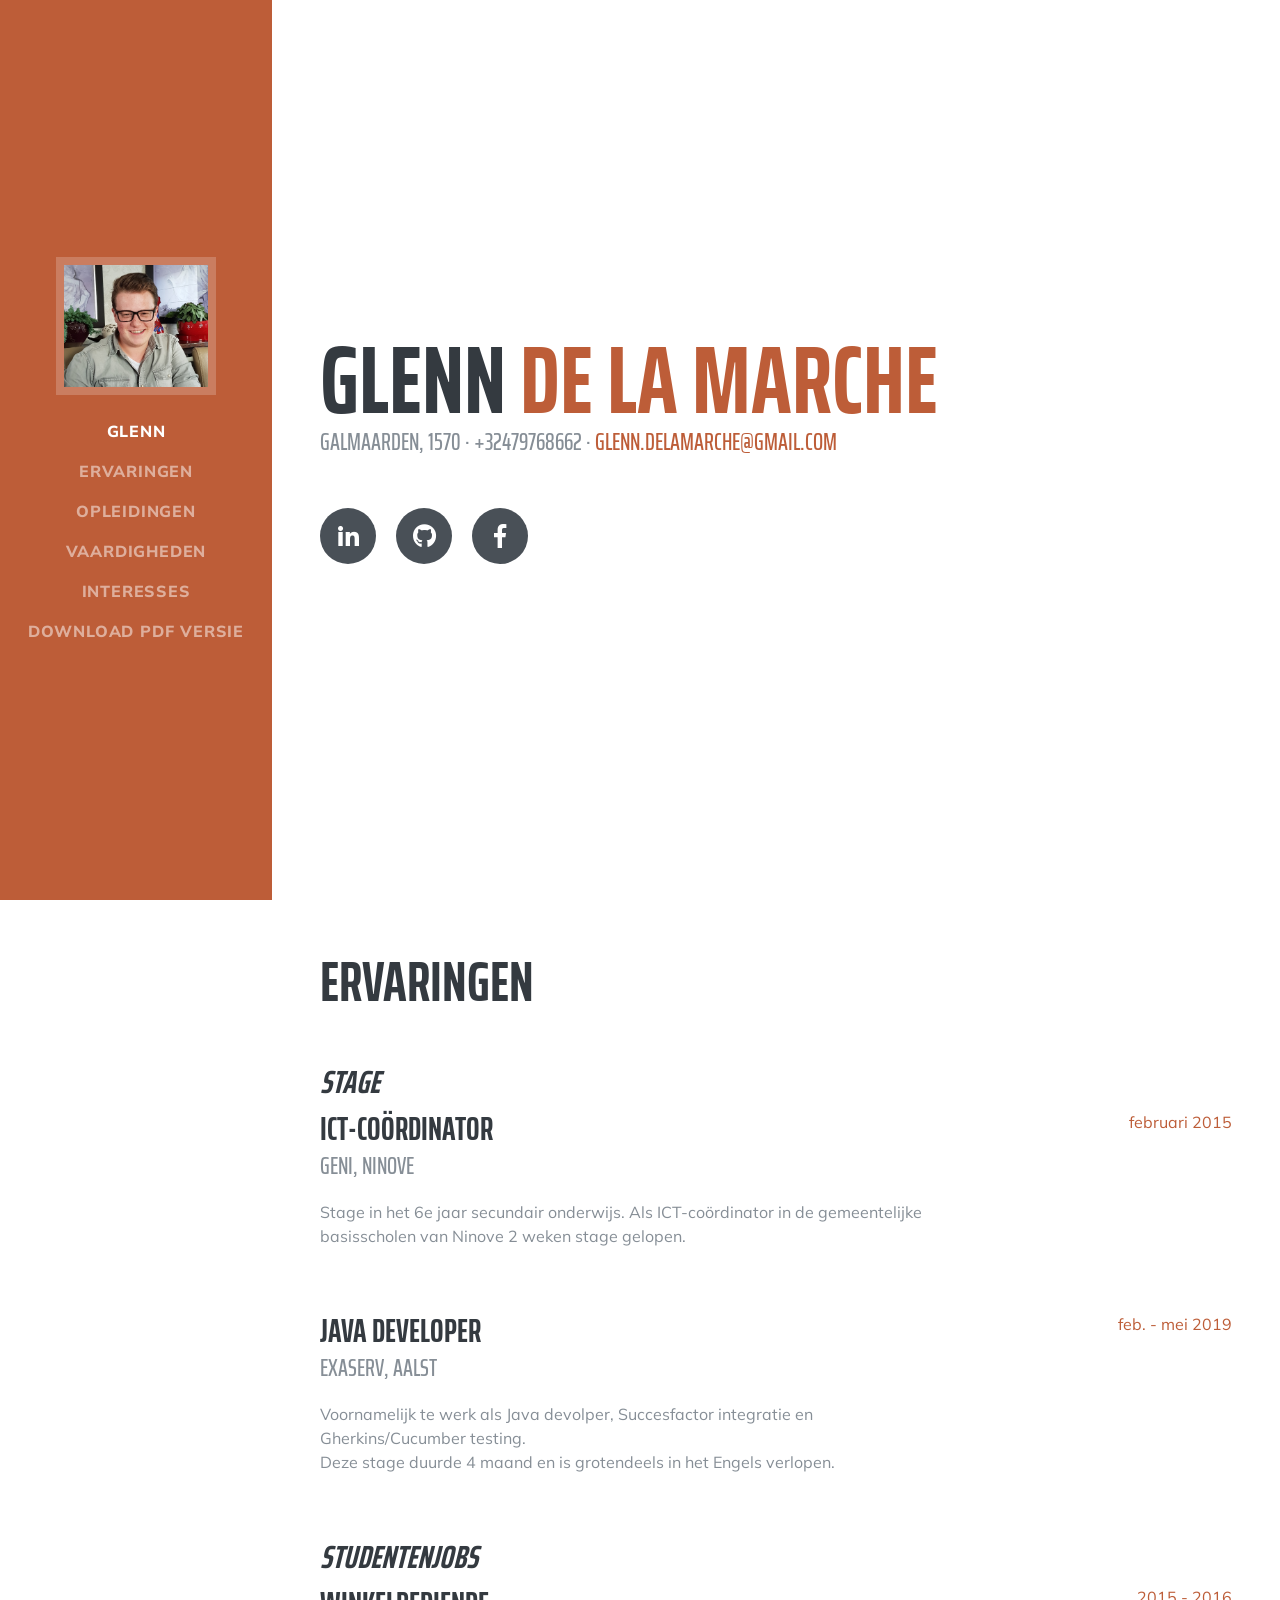
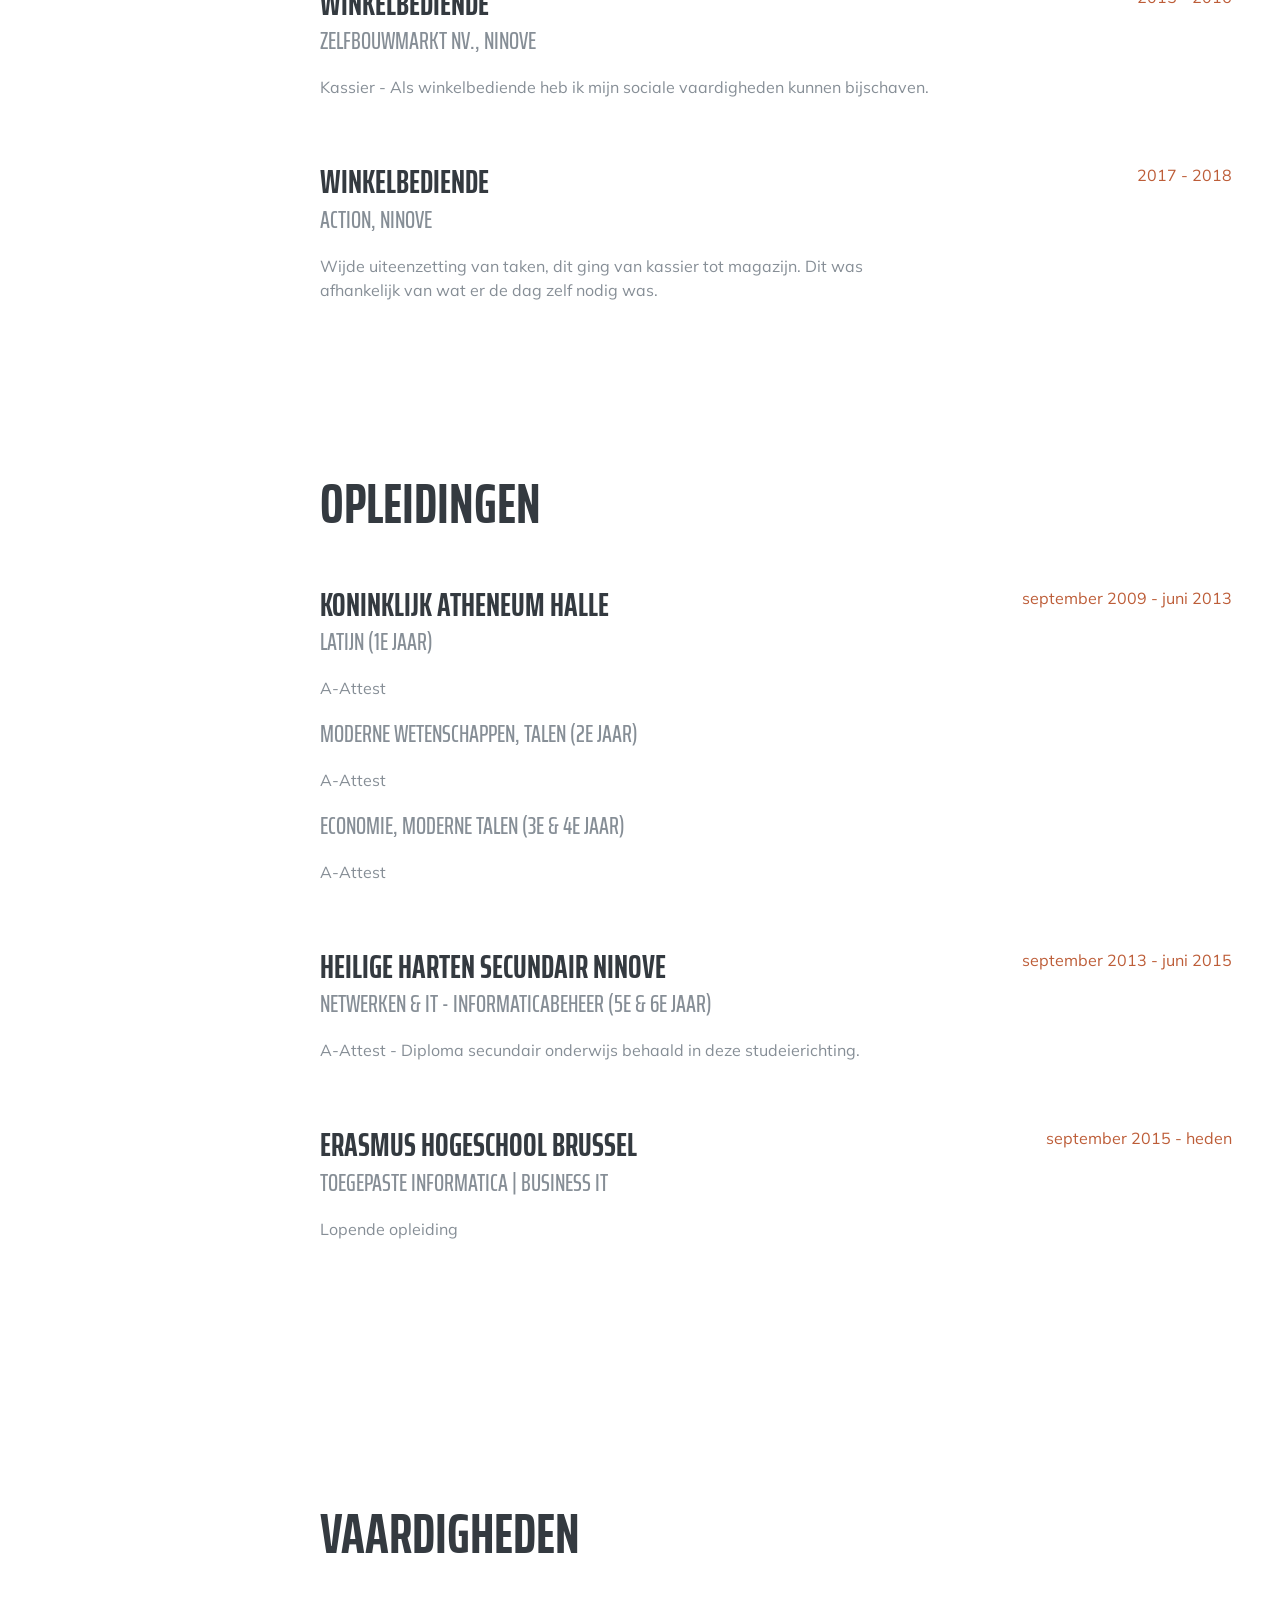
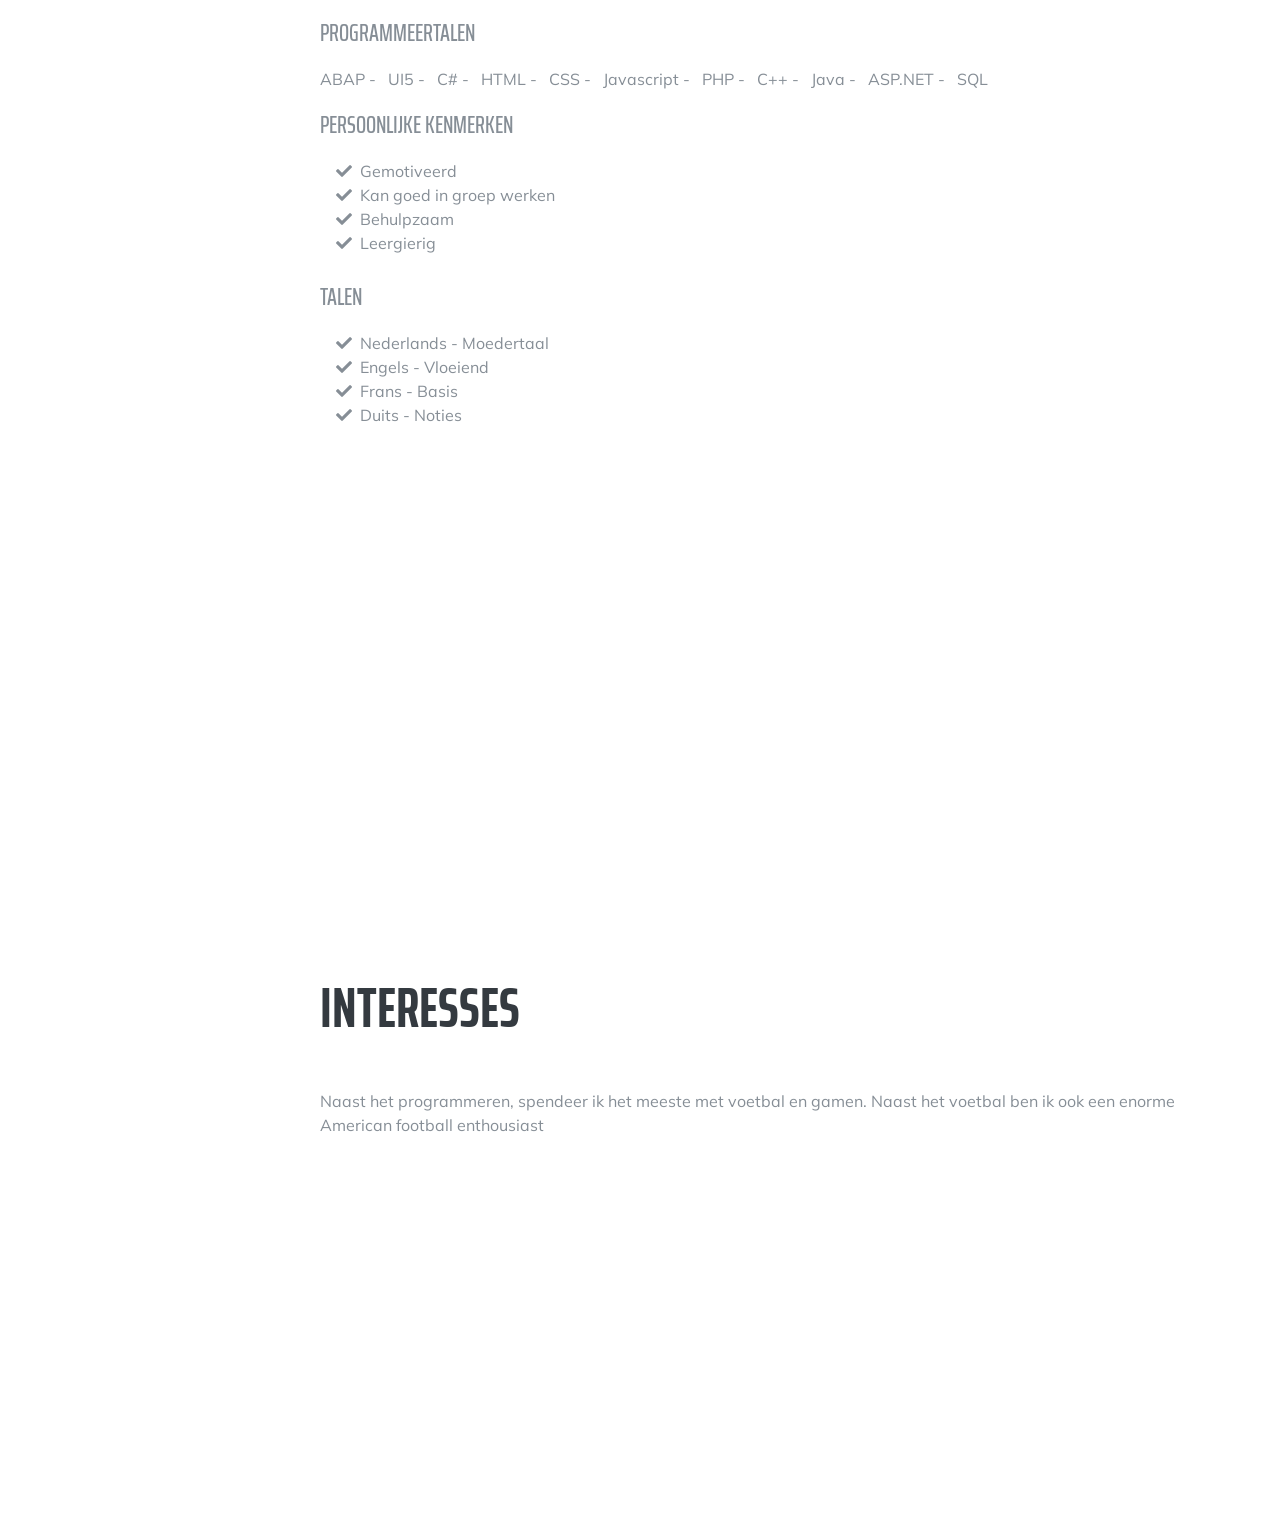
<file: index.html>
<!DOCTYPE html>
<html lang="en">

  <head>

    <meta charset="utf-8">
    <meta name="viewport" content="width=device-width, initial-scale=1, shrink-to-fit=no">
    <meta name="description" content="">
    <meta name="author" content="">

    <title>Resume Glenn De la Marche</title>

    <!-- Bootstrap core CSS -->
    <link href="vendor/bootstrap/css/bootstrap.min.css" rel="stylesheet">

    <!-- Custom fonts for this template -->
    <link href="https://fonts.googleapis.com/css?family=Saira+Extra+Condensed:500,700" rel="stylesheet">
    <link href="https://fonts.googleapis.com/css?family=Muli:400,400i,800,800i" rel="stylesheet">
    <link href="vendor/fontawesome-free/css/all.min.css" rel="stylesheet">

    <!-- Custom styles for this template -->
    <link href="css/resume.min.css" rel="stylesheet">

  </head>

  <body id="page-top">

    <nav class="navbar navbar-expand-lg navbar-dark bg-primary fixed-top" id="sideNav">
      <a class="navbar-brand js-scroll-trigger" href="#page-top">
        <span class="d-block d-lg-none">Glenn De la Marche</span>
        <span class="d-none d-lg-block">
          <img class="img-fluid img-profile mx-auto mb-2" src="img/profile.jpg
        " alt="">
        </span>
      </a>
      <button class="navbar-toggler" type="button" data-toggle="collapse" data-target="#navbarSupportedContent" aria-controls="navbarSupportedContent" aria-expanded="false" aria-label="Toggle navigation">
        <span class="navbar-toggler-icon"></span>
      </button>
      <div class="collapse navbar-collapse" id="navbarSupportedContent">
        <ul class="navbar-nav">
          <li class="nav-item">
            <a class="nav-link js-scroll-trigger" href="#about">Glenn</a>
          </li>
          <li class="nav-item">
            <a class="nav-link js-scroll-trigger" href="#experience">Ervaringen</a>
          </li>
          <li class="nav-item">
            <a class="nav-link js-scroll-trigger" href="#education">Opleidingen</a>
          </li>
          <li class="nav-item">
            <a class="nav-link js-scroll-trigger" href="#skills">Vaardigheden</a>
          </li>
          <li class="nav-item">
            <a class="nav-link js-scroll-trigger" href="#interests">Interesses</a>
          </li>
          <li class="nav-item">
            <a class="nav-link js-scroll-trigger" href="https://drive.google.com/file/d/16H-LVWBiKK1QOmWRNMWEu5g5wupIYYa9/view?usp=sharing">download PDF versie</a>
          </li>
        </ul>
      </div>
    </nav>

    <div class="container-fluid p-0">

      <section class="resume-section p-3 p-lg-5 d-flex d-column" id="about">
        <div class="my-auto">
          <h1 class="mb-0">Glenn
            <span class="text-primary">De la Marche</span>
          </h1>
          <div class="subheading mb-5">Galmaarden, 1570 · +32479768662 ·
            <a href="mailto:glenn.delamarche@gmail.com">glenn.delamarche@gmail.com</a>
          </div>
          <p class="lead mb-5"><!--HIER OMSCHRIJVING / MOTIVATIE--></p>
          <div class="social-icons">
            <a href="https://www.linkedin.com/in/glenn-de-la-marche-968203116/">
              <i class="fab fa-linkedin-in"></i>
            </a>
            <a href="https://github.com/glenndelamarche">
              <i class="fab fa-github"></i>
            </a>
            <a href="https://www.facebook.com/glenn.delamarche">
              <i class="fab fa-facebook-f"></i>
            </a>
          </div>
        </div>
        
      </section>

      

      <section class="resume-section p-3 p-lg-5 d-flex flex-column" id="experience">
        <div class="my-auto">
          <h2 class="mb-5">Ervaringen
          </h2>
          <h3 style="font-style: italic">Stage 
          </h3>
          <div class="resume-item d-flex flex-column flex-md-row mb-5">
            <div class="resume-content mr-auto">
              <h3 class="mb-0">ICT-coördinator</h3>
              <div class="subheading mb-3">GENI, Ninove</div>
              <p>Stage in het 6e jaar secundair onderwijs. Als ICT-coördinator in de gemeentelijke basisscholen van Ninove 2 weken stage gelopen.</p>
            </div>
            <div class="resume-date text-md-right">
              <span class="text-primary">februari 2015</span>
            </div>
          </div>
          
          <div class="resume-item d-flex flex-column flex-md-row mb-5">
            <div class="resume-content mr-auto">
              <h3 class="mb-0">Java developer</h3>
              <div class="subheading mb-3">Exaserv, Aalst</div>
              <p>Voornamelijk te werk als Java devolper, Succesfactor integratie en Gherkins/Cucumber testing.
                <br>Deze stage duurde 4 maand en is grotendeels in het Engels verlopen.
              </p>
            </div>
            <div class="resume-date text-md-right">
              <span class="text-primary">feb. - mei 2019</span>
            </div>
          </div>

          <h3 style="font-style: italic">Studentenjobs
          </h3>

          <div class="resume-item d-flex flex-column flex-md-row mb-5">
            <div class="resume-content mr-auto">
              <h3 class="mb-0">Winkelbediende</h3>
              <div class="subheading mb-3">Zelfbouwmarkt nv., Ninove</div>
              <p>Kassier - 
                Als winkelbediende heb ik mijn sociale vaardigheden kunnen bijschaven.
              </p>
            </div>
            <div class="resume-date text-md-right">
              <span class="text-primary">2015 - 2016</span>
            </div>
          </div>

          <div class="resume-item d-flex flex-column flex-md-row mb-5">
            <div class="resume-content mr-auto">
              <h3 class="mb-0">Winkelbediende</h3>
              <div class="subheading mb-3">Action, Ninove</div>
              <p>Wijde uiteenzetting van taken, dit ging van kassier tot magazijn. Dit was afhankelijk van wat er de dag zelf nodig was.</p>
            </div>
            <div class="resume-date text-md-right">
              <span class="text-primary">2017 - 2018</span>
            </div>
          </div>

        </div>

      </section>

    

      <section class="resume-section p-3 p-lg-5 d-flex flex-column" id="education">
        <div class="my-auto">
          <h2 class="mb-5">Opleidingen</h2>

          <div class="resume-item d-flex flex-column flex-md-row mb-5">
            <div class="resume-content mr-auto">
              <h3 class="mb-0">Koninklijk Atheneum Halle</h3>
              <div class="subheading mb-3">Latijn (1e jaar)</div>
              <p>A-Attest</p>
              <div class="subheading mb-3">Moderne wetenschappen, talen (2e jaar)</div>
              <p>A-Attest</p>
              <div class="subheading mb-3">Economie, moderne talen (3e &amp; 4e jaar) </div>
              <p>A-Attest</p>
              
            </div>
            <div class="resume-date text-md-right">
              <span class="text-primary">september 2009 - juni 2013</span>
            </div>
          </div>

          <div class="resume-item d-flex flex-column flex-md-row">
            <div class="resume-content mr-auto">
              <h3 class="mb-0">Heilige Harten secundair Ninove</h3>
              <div class="subheading mb-3">Netwerken &amp; IT - informaticabeheer (5e &amp; 6e jaar)</div>
              <p>A-Attest -
                Diploma secundair onderwijs behaald in deze studeierichting.
              </p>
            </div>
            <div class="resume-date text-md-right">
              <span class="text-primary">september 2013 - juni 2015</span>
            </div>
          </div>

          <br>
          <br>
          

          <div class="resume-item d-flex flex-column flex-md-row">
            <div class="resume-content mr-auto">
              <h3 class="mb-0">Erasmus hogeschool Brussel</h3>
              <div class="subheading mb-3">Toegepaste informatica | Business IT</div>
              <p>Lopende opleiding
              </p>
            </div>
            <div class="resume-date text-md-right">
              <span class="text-primary">september 2015 - heden</span>
            </div>
          </div>

        </div>
      </section>

     

      <section class="resume-section p-3 p-lg-5 d-flex flex-column" id="skills">
        <div class="my-auto">
          <h2 class="mb-5">Vaardigheden</h2>

          <div class="subheading mb-3">Programmeertalen</div>
          <ul class="list-inline">
            <li class="list-inline-item">
              ABAP -
            </li>
            <li class="list-inline-item">
              UI5 -
            </li>
            <li class="list-inline-item">
              C# -
            </li>
            <li class="list-inline-item">
              HTML -
            </li>
            <li class="list-inline-item">
              CSS -
            </li>
            <li class="list-inline-item">
              Javascript -
            </li>
            <li class="list-inline-item">
              PHP -
            </li>
            <li class="list-inline-item">
              C++ -
            </li>
            <li class="list-inline-item">
              Java -
            </li>
            <li class="list-inline-item">
              ASP.NET -
            </li>
            <li class="list-inline-item">
              SQL
            </li>
          </ul>

          <div class="subheading mb-3">Persoonlijke kenmerken</div>
          <ul class="fa-ul mb-0">
            <li>
              <i class="fa-li fa fa-check"></i>
              Gemotiveerd</li>
            <li>
              <i class="fa-li fa fa-check"></i>
              Kan goed in groep werken</li>
            <li>
              <i class="fa-li fa fa-check"></i>
              Behulpzaam</li>
            <li>
              <i class="fa-li fa fa-check"></i>
              Leergierig</li>
          </ul>
          <br>
          <div class="subheading mb-3">Talen</div>
          <ul class="fa-ul mb-0">
            <li>
              <i class="fa-li fa fa-check"></i>
              Nederlands - Moedertaal</li>
            <li>
              <i class="fa-li fa fa-check"></i>
              Engels - Vloeiend</li>
            <li>
              <i class="fa-li fa fa-check"></i>
              Frans - Basis</li>
            <li>
              <i class="fa-li fa fa-check"></i>
              Duits - Noties</li>
          </ul>
        </div>
      </section>

      

      <section class="resume-section p-3 p-lg-5 d-flex flex-column" id="interests">
        <div class="my-auto">
          <h2 class="mb-5">Interesses</h2>
          <p>Naast het programmeren, spendeer ik het meeste met voetbal en gamen. Naast het voetbal ben ik ook een enorme American football enthousiast</p>
        </div>
      </section>

    </div>

    <!-- Bootstrap core JavaScript -->
    <script src="vendor/jquery/jquery.min.js"></script>
    <script src="vendor/bootstrap/js/bootstrap.bundle.min.js"></script>

    <!-- Plugin JavaScript -->
    <script src="vendor/jquery-easing/jquery.easing.min.js"></script>

    <!-- Custom scripts for this template -->
    <script src="js/resume.min.js"></script>

  </body>

</html>
</file>
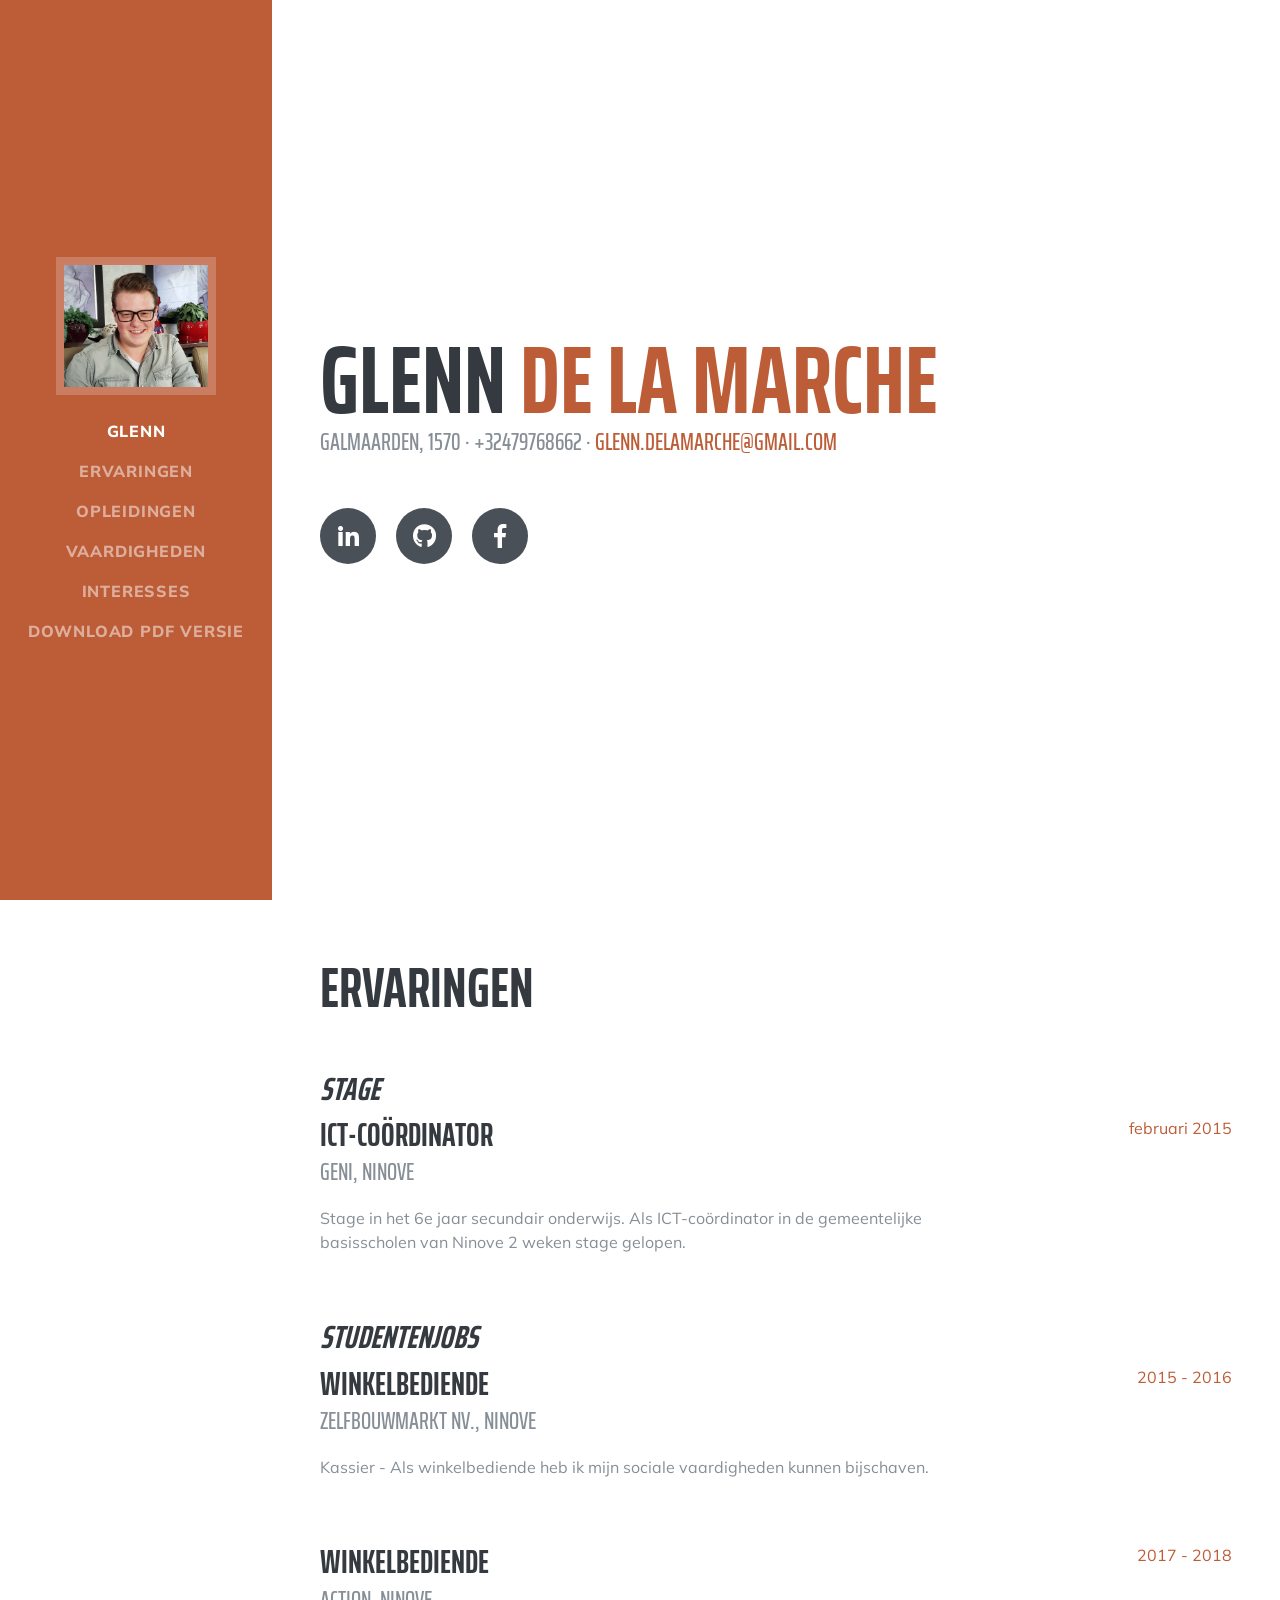
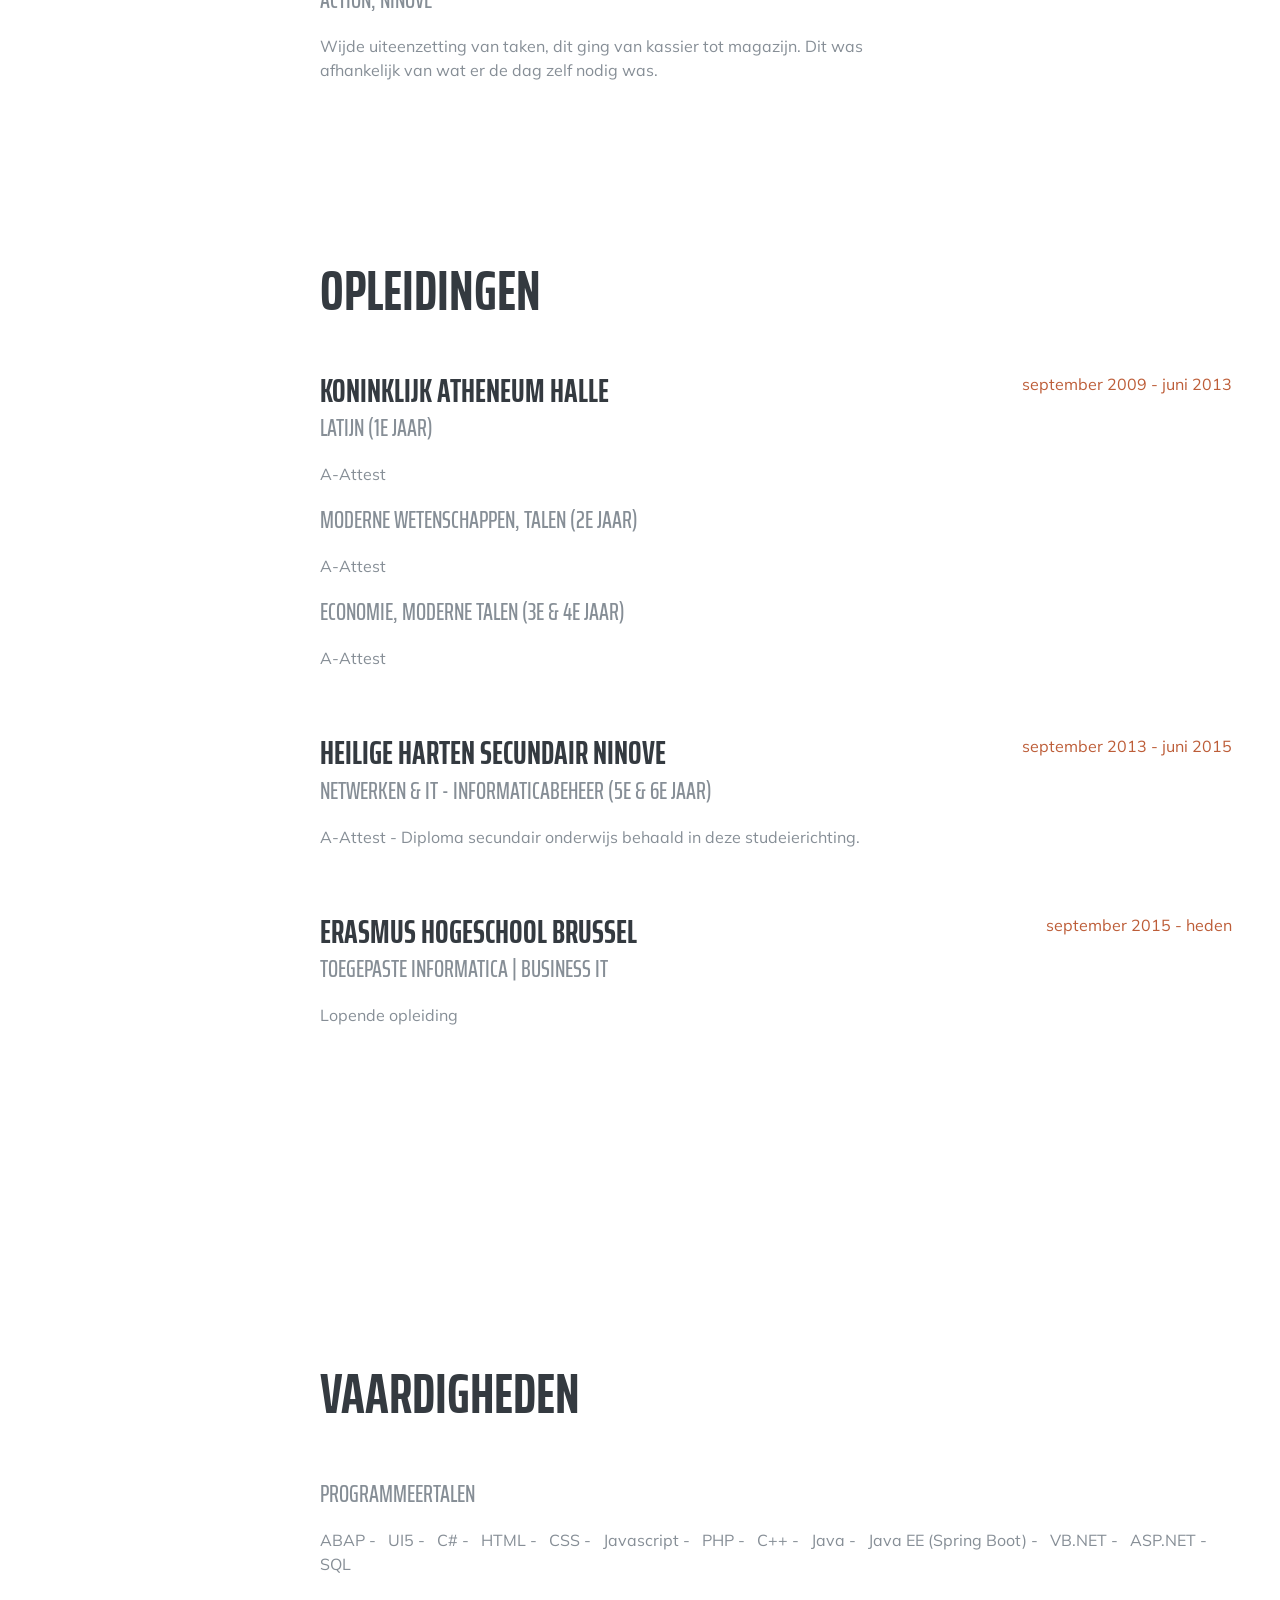
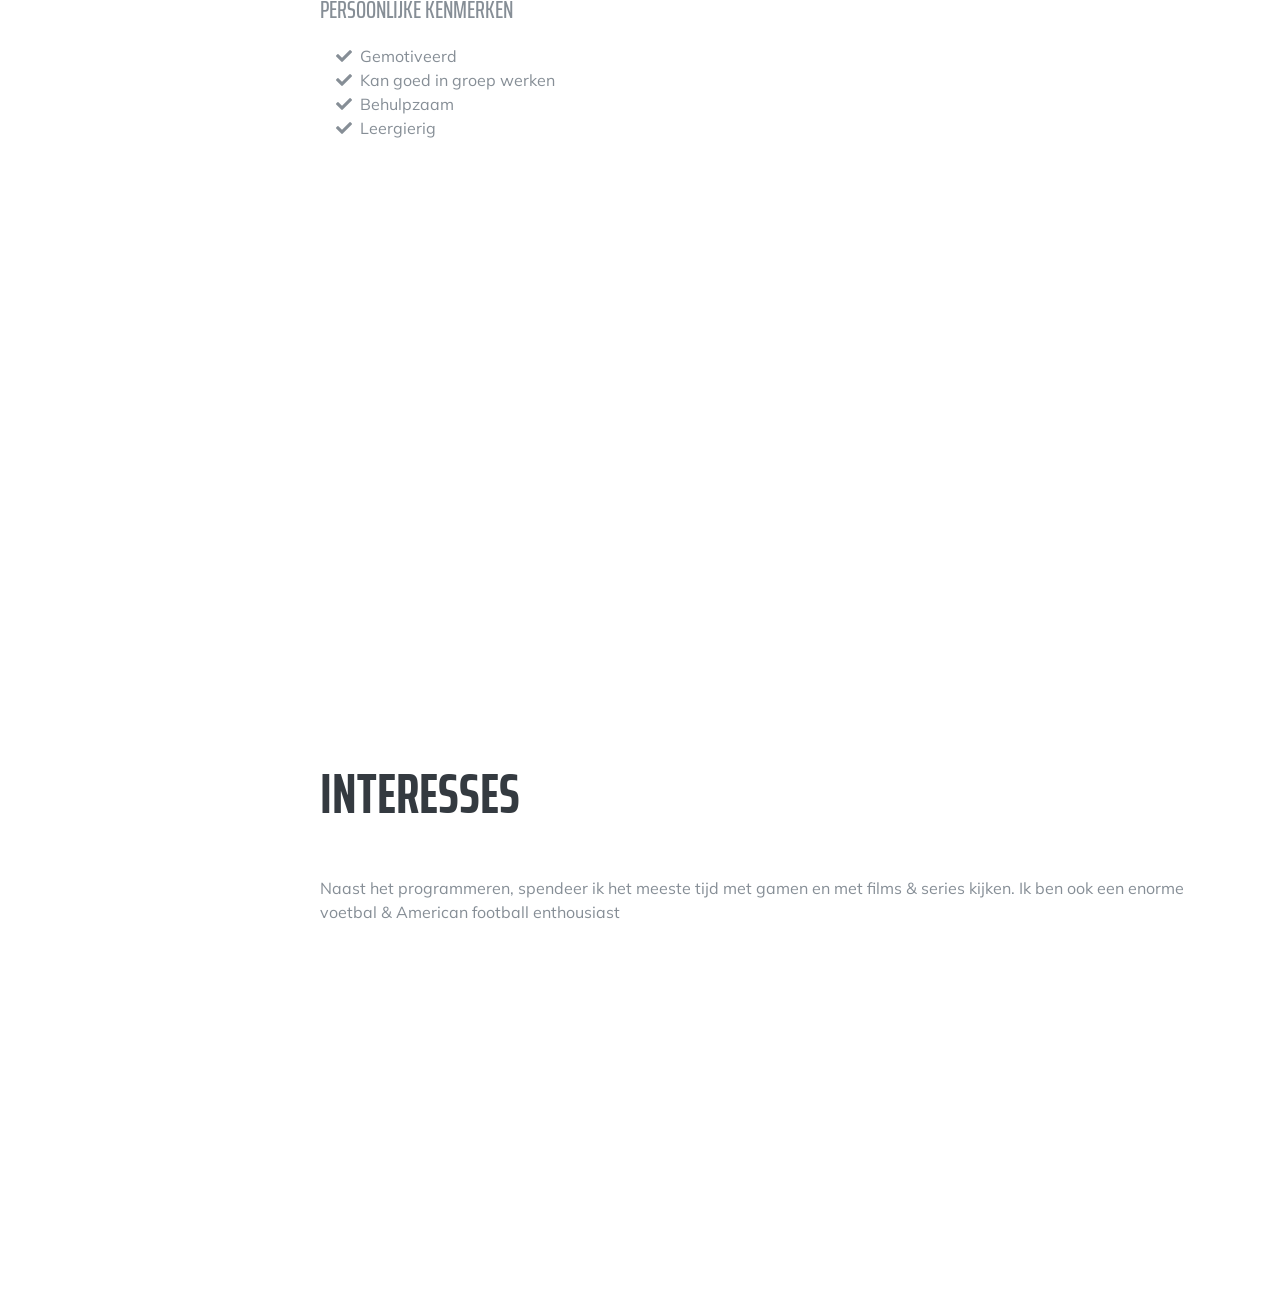
<file: startbootstrap-resume-gh-pages/index.html>
<!DOCTYPE html>
<html lang="en">

  <head>

    <meta charset="utf-8">
    <meta name="viewport" content="width=device-width, initial-scale=1, shrink-to-fit=no">
    <meta name="description" content="">
    <meta name="author" content="">

    <title>Resume Glenn De la Marche</title>

    <!-- Bootstrap core CSS -->
    <link href="vendor/bootstrap/css/bootstrap.min.css" rel="stylesheet">

    <!-- Custom fonts for this template -->
    <link href="https://fonts.googleapis.com/css?family=Saira+Extra+Condensed:500,700" rel="stylesheet">
    <link href="https://fonts.googleapis.com/css?family=Muli:400,400i,800,800i" rel="stylesheet">
    <link href="vendor/fontawesome-free/css/all.min.css" rel="stylesheet">

    <!-- Custom styles for this template -->
    <link href="css/resume.min.css" rel="stylesheet">

  </head>

  <body id="page-top">

    <nav class="navbar navbar-expand-lg navbar-dark bg-primary fixed-top" id="sideNav">
      <a class="navbar-brand js-scroll-trigger" href="#page-top">
        <span class="d-block d-lg-none">Glenn De la Marche</span>
        <span class="d-none d-lg-block">
          <img class="img-fluid img-profile mx-auto mb-2" src="img/profile.jpg
        " alt="">
        </span>
      </a>
      <button class="navbar-toggler" type="button" data-toggle="collapse" data-target="#navbarSupportedContent" aria-controls="navbarSupportedContent" aria-expanded="false" aria-label="Toggle navigation">
        <span class="navbar-toggler-icon"></span>
      </button>
      <div class="collapse navbar-collapse" id="navbarSupportedContent">
        <ul class="navbar-nav">
          <li class="nav-item">
            <a class="nav-link js-scroll-trigger" href="#about">Glenn</a>
          </li>
          <li class="nav-item">
            <a class="nav-link js-scroll-trigger" href="#experience">Ervaringen</a>
          </li>
          <li class="nav-item">
            <a class="nav-link js-scroll-trigger" href="#education">Opleidingen</a>
          </li>
          <li class="nav-item">
            <a class="nav-link js-scroll-trigger" href="#skills">Vaardigheden</a>
          </li>
          <li class="nav-item">
            <a class="nav-link js-scroll-trigger" href="#interests">Interesses</a>
          </li>
          <li class="nav-item">
            <a class="nav-link js-scroll-trigger" href="https://dtsl.ehb.be/~glenn.de.la.marche/CV/startbootstrap-resume-gh-pages/CV.pdf">download PDF versie</a>
          </li>
        </ul>
      </div>
    </nav>

    <div class="container-fluid p-0">

      <section class="resume-section p-3 p-lg-5 d-flex d-column" id="about">
        <div class="my-auto">
          <h1 class="mb-0">Glenn
            <span class="text-primary">De la Marche</span>
          </h1>
          <div class="subheading mb-5">Galmaarden, 1570 · +32479768662 ·
            <a href="mailto:glenn.delamarche@gmail.com">glenn.delamarche@gmail.com</a>
          </div>
          <p class="lead mb-5"><!--HIER OMSCHRIJVING / MOTIVATIE--></p>
          <div class="social-icons">
            <a href="https://www.linkedin.com/in/glenn-de-la-marche-968203116/">
              <i class="fab fa-linkedin-in"></i>
            </a>
            <a href="https://github.com/glenndelamarche">
              <i class="fab fa-github"></i>
            </a>
            <a href="https://www.facebook.com/glenn.delamarche">
              <i class="fab fa-facebook-f"></i>
            </a>
          </div>
        </div>
        
      </section>

      

      <section class="resume-section p-3 p-lg-5 d-flex flex-column" id="experience">
        <div class="my-auto">
          <h2 class="mb-5">Ervaringen
          </h2>
          <h3 style="font-style: italic">Stage 
          </h3>
          <div class="resume-item d-flex flex-column flex-md-row mb-5">
            <div class="resume-content mr-auto">
              <h3 class="mb-0">ICT-coördinator</h3>
              <div class="subheading mb-3">GENI, Ninove</div>
              <p>Stage in het 6e jaar secundair onderwijs. Als ICT-coördinator in de gemeentelijke basisscholen van Ninove 2 weken stage gelopen.</p>
            </div>
            <div class="resume-date text-md-right">
              <span class="text-primary">februari 2015</span>
            </div>
          </div>

          <h3 style="font-style: italic">Studentenjobs
          </h3>

          <div class="resume-item d-flex flex-column flex-md-row mb-5">
            <div class="resume-content mr-auto">
              <h3 class="mb-0">Winkelbediende</h3>
              <div class="subheading mb-3">Zelfbouwmarkt nv., Ninove</div>
              <p>Kassier - 
                Als winkelbediende heb ik mijn sociale vaardigheden kunnen bijschaven.
              </p>
            </div>
            <div class="resume-date text-md-right">
              <span class="text-primary">2015 - 2016</span>
            </div>
          </div>

          <div class="resume-item d-flex flex-column flex-md-row mb-5">
            <div class="resume-content mr-auto">
              <h3 class="mb-0">Winkelbediende</h3>
              <div class="subheading mb-3">Action, Ninove</div>
              <p>Wijde uiteenzetting van taken, dit ging van kassier tot magazijn. Dit was afhankelijk van wat er de dag zelf nodig was.</p>
            </div>
            <div class="resume-date text-md-right">
              <span class="text-primary">2017 - 2018</span>
            </div>
          </div>

        </div>

      </section>

    

      <section class="resume-section p-3 p-lg-5 d-flex flex-column" id="education">
        <div class="my-auto">
          <h2 class="mb-5">Opleidingen</h2>

          <div class="resume-item d-flex flex-column flex-md-row mb-5">
            <div class="resume-content mr-auto">
              <h3 class="mb-0">Koninklijk Atheneum Halle</h3>
              <div class="subheading mb-3">Latijn (1e jaar)</div>
              <p>A-Attest</p>
              <div class="subheading mb-3">Moderne wetenschappen, talen (2e jaar)</div>
              <p>A-Attest</p>
              <div class="subheading mb-3">Economie, moderne talen (3e &amp; 4e jaar) </div>
              <p>A-Attest</p>
              
            </div>
            <div class="resume-date text-md-right">
              <span class="text-primary">september 2009 - juni 2013</span>
            </div>
          </div>

          <div class="resume-item d-flex flex-column flex-md-row">
            <div class="resume-content mr-auto">
              <h3 class="mb-0">Heilige Harten secundair Ninove</h3>
              <div class="subheading mb-3">Netwerken &amp; IT - informaticabeheer (5e &amp; 6e jaar)</div>
              <p>A-Attest -
                Diploma secundair onderwijs behaald in deze studeierichting.
              </p>
            </div>
            <div class="resume-date text-md-right">
              <span class="text-primary">september 2013 - juni 2015</span>
            </div>
          </div>

          <br>
          <br>
          

          <div class="resume-item d-flex flex-column flex-md-row">
            <div class="resume-content mr-auto">
              <h3 class="mb-0">Erasmus hogeschool Brussel</h3>
              <div class="subheading mb-3">Toegepaste informatica | Business IT</div>
              <p>Lopende opleiding
              </p>
            </div>
            <div class="resume-date text-md-right">
              <span class="text-primary">september 2015 - heden</span>
            </div>
          </div>

        </div>
      </section>

     

      <section class="resume-section p-3 p-lg-5 d-flex flex-column" id="skills">
        <div class="my-auto">
          <h2 class="mb-5">Vaardigheden</h2>

          <div class="subheading mb-3">Programmeertalen</div>
          <ul class="list-inline">
            <li class="list-inline-item">
              ABAP -
            </li>
            <li class="list-inline-item">
              UI5 -
            </li>
            <li class="list-inline-item">
              C# -
            </li>
            <li class="list-inline-item">
              HTML -
            </li>
            <li class="list-inline-item">
              CSS -
            </li>
            <li class="list-inline-item">
              Javascript -
            </li>
            <li class="list-inline-item">
              PHP -
            </li>
            <li class="list-inline-item">
              C++ -
            </li>
            <li class="list-inline-item">
              Java -
            </li>
            <li class="list-inline-item">
              Java EE (Spring Boot) -
            </li>
            <li class="list-inline-item">
              VB.NET -
            </li>
            <li class="list-inline-item">
              ASP.NET -
            </li>
            <li class="list-inline-item">
              SQL
            </li>
          </ul>

          <div class="subheading mb-3">Persoonlijke kenmerken</div>
          <ul class="fa-ul mb-0">
            <li>
              <i class="fa-li fa fa-check"></i>
              Gemotiveerd</li>
            <li>
              <i class="fa-li fa fa-check"></i>
              Kan goed in groep werken</li>
            <li>
              <i class="fa-li fa fa-check"></i>
              Behulpzaam</li>
            <li>
              <i class="fa-li fa fa-check"></i>
              Leergierig</li>
          </ul>
        </div>
      </section>

      

      <section class="resume-section p-3 p-lg-5 d-flex flex-column" id="interests">
        <div class="my-auto">
          <h2 class="mb-5">Interesses</h2>
          <p>Naast het programmeren, spendeer ik het meeste tijd met gamen en met films &amp; series kijken. Ik ben ook een enorme voetbal &amp; American football enthousiast</p>
        </div>
      </section>

    </div>

    <!-- Bootstrap core JavaScript -->
    <script src="vendor/jquery/jquery.min.js"></script>
    <script src="vendor/bootstrap/js/bootstrap.bundle.min.js"></script>

    <!-- Plugin JavaScript -->
    <script src="vendor/jquery-easing/jquery.easing.min.js"></script>

    <!-- Custom scripts for this template -->
    <script src="js/resume.min.js"></script>

  </body>

</html>
</file>
<file: vendor/fontawesome-free/css/all.min.css>
/*!
 * Font Awesome Free 5.3.1 by @fontawesome - https://fontawesome.com
 * License - https://fontawesome.com/license/free (Icons: CC BY 4.0, Fonts: SIL OFL 1.1, Code: MIT License)
 */
.fa,.fab,.fal,.far,.fas{-moz-osx-font-smoothing:grayscale;-webkit-font-smoothing:antialiased;display:inline-block;font-style:normal;font-variant:normal;text-rendering:auto;line-height:1}.fa-lg{font-size:1.33333em;line-height:.75em;vertical-align:-.0667em}.fa-xs{font-size:.75em}.fa-sm{font-size:.875em}.fa-1x{font-size:1em}.fa-2x{font-size:2em}.fa-3x{font-size:3em}.fa-4x{font-size:4em}.fa-5x{font-size:5em}.fa-6x{font-size:6em}.fa-7x{font-size:7em}.fa-8x{font-size:8em}.fa-9x{font-size:9em}.fa-10x{font-size:10em}.fa-fw{text-align:center;width:1.25em}.fa-ul{list-style-type:none;margin-left:2.5em;padding-left:0}.fa-ul>li{position:relative}.fa-li{left:-2em;position:absolute;text-align:center;width:2em;line-height:inherit}.fa-border{border:.08em solid #eee;border-radius:.1em;padding:.2em .25em .15em}.fa-pull-left{float:left}.fa-pull-right{float:right}.fa.fa-pull-left,.fab.fa-pull-left,.fal.fa-pull-left,.far.fa-pull-left,.fas.fa-pull-left{margin-right:.3em}.fa.fa-pull-right,.fab.fa-pull-right,.fal.fa-pull-right,.far.fa-pull-right,.fas.fa-pull-right{margin-left:.3em}.fa-spin{animation:fa-spin 2s infinite linear}.fa-pulse{animation:fa-spin 1s infinite steps(8)}@keyframes fa-spin{0%{transform:rotate(0deg)}to{transform:rotate(1turn)}}.fa-rotate-90{-ms-filter:"progid:DXImageTransform.Microsoft.BasicImage(rotation=1)";transform:rotate(90deg)}.fa-rotate-180{-ms-filter:"progid:DXImageTransform.Microsoft.BasicImage(rotation=2)";transform:rotate(180deg)}.fa-rotate-270{-ms-filter:"progid:DXImageTransform.Microsoft.BasicImage(rotation=3)";transform:rotate(270deg)}.fa-flip-horizontal{-ms-filter:"progid:DXImageTransform.Microsoft.BasicImage(rotation=0, mirror=1)";transform:scaleX(-1)}.fa-flip-vertical{transform:scaleY(-1)}.fa-flip-horizontal.fa-flip-vertical,.fa-flip-vertical{-ms-filter:"progid:DXImageTransform.Microsoft.BasicImage(rotation=2, mirror=1)"}.fa-flip-horizontal.fa-flip-vertical{transform:scale(-1)}:root .fa-flip-horizontal,:root .fa-flip-vertical,:root .fa-rotate-90,:root .fa-rotate-180,:root .fa-rotate-270{-webkit-filter:none;filter:none}.fa-stack{display:inline-block;height:2em;line-height:2em;position:relative;vertical-align:middle;width:2em}.fa-stack-1x,.fa-stack-2x{left:0;position:absolute;text-align:center;width:100%}.fa-stack-1x{line-height:inherit}.fa-stack-2x{font-size:2em}.fa-inverse{color:#fff}.fa-500px:before{content:"\f26e"}.fa-accessible-icon:before{content:"\f368"}.fa-accusoft:before{content:"\f369"}.fa-ad:before{content:"\f641"}.fa-address-book:before{content:"\f2b9"}.fa-address-card:before{content:"\f2bb"}.fa-adjust:before{content:"\f042"}.fa-adn:before{content:"\f170"}.fa-adversal:before{content:"\f36a"}.fa-affiliatetheme:before{content:"\f36b"}.fa-air-freshener:before{content:"\f5d0"}.fa-algolia:before{content:"\f36c"}.fa-align-center:before{content:"\f037"}.fa-align-justify:before{content:"\f039"}.fa-align-left:before{content:"\f036"}.fa-align-right:before{content:"\f038"}.fa-alipay:before{content:"\f642"}.fa-allergies:before{content:"\f461"}.fa-amazon:before{content:"\f270"}.fa-amazon-pay:before{content:"\f42c"}.fa-ambulance:before{content:"\f0f9"}.fa-american-sign-language-interpreting:before{content:"\f2a3"}.fa-amilia:before{content:"\f36d"}.fa-anchor:before{content:"\f13d"}.fa-android:before{content:"\f17b"}.fa-angellist:before{content:"\f209"}.fa-angle-double-down:before{content:"\f103"}.fa-angle-double-left:before{content:"\f100"}.fa-angle-double-right:before{content:"\f101"}.fa-angle-double-up:before{content:"\f102"}.fa-angle-down:before{content:"\f107"}.fa-angle-left:before{content:"\f104"}.fa-angle-right:before{content:"\f105"}.fa-angle-up:before{content:"\f106"}.fa-angry:before{content:"\f556"}.fa-angrycreative:before{content:"\f36e"}.fa-angular:before{content:"\f420"}.fa-ankh:before{content:"\f644"}.fa-app-store:before{content:"\f36f"}.fa-app-store-ios:before{content:"\f370"}.fa-apper:before{content:"\f371"}.fa-apple:before{content:"\f179"}.fa-apple-alt:before{content:"\f5d1"}.fa-apple-pay:before{content:"\f415"}.fa-archive:before{content:"\f187"}.fa-archway:before{content:"\f557"}.fa-arrow-alt-circle-down:before{content:"\f358"}.fa-arrow-alt-circle-left:before{content:"\f359"}.fa-arrow-alt-circle-right:before{content:"\f35a"}.fa-arrow-alt-circle-up:before{content:"\f35b"}.fa-arrow-circle-down:before{content:"\f0ab"}.fa-arrow-circle-left:before{content:"\f0a8"}.fa-arrow-circle-right:before{content:"\f0a9"}.fa-arrow-circle-up:before{content:"\f0aa"}.fa-arrow-down:before{content:"\f063"}.fa-arrow-left:before{content:"\f060"}.fa-arrow-right:before{content:"\f061"}.fa-arrow-up:before{content:"\f062"}.fa-arrows-alt:before{content:"\f0b2"}.fa-arrows-alt-h:before{content:"\f337"}.fa-arrows-alt-v:before{content:"\f338"}.fa-assistive-listening-systems:before{content:"\f2a2"}.fa-asterisk:before{content:"\f069"}.fa-asymmetrik:before{content:"\f372"}.fa-at:before{content:"\f1fa"}.fa-atlas:before{content:"\f558"}.fa-atom:before{content:"\f5d2"}.fa-audible:before{content:"\f373"}.fa-audio-description:before{content:"\f29e"}.fa-autoprefixer:before{content:"\f41c"}.fa-avianex:before{content:"\f374"}.fa-aviato:before{content:"\f421"}.fa-award:before{content:"\f559"}.fa-aws:before{content:"\f375"}.fa-backspace:before{content:"\f55a"}.fa-backward:before{content:"\f04a"}.fa-balance-scale:before{content:"\f24e"}.fa-ban:before{content:"\f05e"}.fa-band-aid:before{content:"\f462"}.fa-bandcamp:before{content:"\f2d5"}.fa-barcode:before{content:"\f02a"}.fa-bars:before{content:"\f0c9"}.fa-baseball-ball:before{content:"\f433"}.fa-basketball-ball:before{content:"\f434"}.fa-bath:before{content:"\f2cd"}.fa-battery-empty:before{content:"\f244"}.fa-battery-full:before{content:"\f240"}.fa-battery-half:before{content:"\f242"}.fa-battery-quarter:before{content:"\f243"}.fa-battery-three-quarters:before{content:"\f241"}.fa-bed:before{content:"\f236"}.fa-beer:before{content:"\f0fc"}.fa-behance:before{content:"\f1b4"}.fa-behance-square:before{content:"\f1b5"}.fa-bell:before{content:"\f0f3"}.fa-bell-slash:before{content:"\f1f6"}.fa-bezier-curve:before{content:"\f55b"}.fa-bible:before{content:"\f647"}.fa-bicycle:before{content:"\f206"}.fa-bimobject:before{content:"\f378"}.fa-binoculars:before{content:"\f1e5"}.fa-birthday-cake:before{content:"\f1fd"}.fa-bitbucket:before{content:"\f171"}.fa-bitcoin:before{content:"\f379"}.fa-bity:before{content:"\f37a"}.fa-black-tie:before{content:"\f27e"}.fa-blackberry:before{content:"\f37b"}.fa-blender:before{content:"\f517"}.fa-blind:before{content:"\f29d"}.fa-blogger:before{content:"\f37c"}.fa-blogger-b:before{content:"\f37d"}.fa-bluetooth:before{content:"\f293"}.fa-bluetooth-b:before{content:"\f294"}.fa-bold:before{content:"\f032"}.fa-bolt:before{content:"\f0e7"}.fa-bomb:before{content:"\f1e2"}.fa-bone:before{content:"\f5d7"}.fa-bong:before{content:"\f55c"}.fa-book:before{content:"\f02d"}.fa-book-open:before{content:"\f518"}.fa-book-reader:before{content:"\f5da"}.fa-bookmark:before{content:"\f02e"}.fa-bowling-ball:before{content:"\f436"}.fa-box:before{content:"\f466"}.fa-box-open:before{content:"\f49e"}.fa-boxes:before{content:"\f468"}.fa-braille:before{content:"\f2a1"}.fa-brain:before{content:"\f5dc"}.fa-briefcase:before{content:"\f0b1"}.fa-briefcase-medical:before{content:"\f469"}.fa-broadcast-tower:before{content:"\f519"}.fa-broom:before{content:"\f51a"}.fa-brush:before{content:"\f55d"}.fa-btc:before{content:"\f15a"}.fa-bug:before{content:"\f188"}.fa-building:before{content:"\f1ad"}.fa-bullhorn:before{content:"\f0a1"}.fa-bullseye:before{content:"\f140"}.fa-burn:before{content:"\f46a"}.fa-buromobelexperte:before{content:"\f37f"}.fa-bus:before{content:"\f207"}.fa-bus-alt:before{content:"\f55e"}.fa-business-time:before{content:"\f64a"}.fa-buysellads:before{content:"\f20d"}.fa-calculator:before{content:"\f1ec"}.fa-calendar:before{content:"\f133"}.fa-calendar-alt:before{content:"\f073"}.fa-calendar-check:before{content:"\f274"}.fa-calendar-minus:before{content:"\f272"}.fa-calendar-plus:before{content:"\f271"}.fa-calendar-times:before{content:"\f273"}.fa-camera:before{content:"\f030"}.fa-camera-retro:before{content:"\f083"}.fa-cannabis:before{content:"\f55f"}.fa-capsules:before{content:"\f46b"}.fa-car:before{content:"\f1b9"}.fa-car-alt:before{content:"\f5de"}.fa-car-battery:before{content:"\f5df"}.fa-car-crash:before{content:"\f5e1"}.fa-car-side:before{content:"\f5e4"}.fa-caret-down:before{content:"\f0d7"}.fa-caret-left:before{content:"\f0d9"}.fa-caret-right:before{content:"\f0da"}.fa-caret-square-down:before{content:"\f150"}.fa-caret-square-left:before{content:"\f191"}.fa-caret-square-right:before{content:"\f152"}.fa-caret-square-up:before{content:"\f151"}.fa-caret-up:before{content:"\f0d8"}.fa-cart-arrow-down:before{content:"\f218"}.fa-cart-plus:before{content:"\f217"}.fa-cc-amazon-pay:before{content:"\f42d"}.fa-cc-amex:before{content:"\f1f3"}.fa-cc-apple-pay:before{content:"\f416"}.fa-cc-diners-club:before{content:"\f24c"}.fa-cc-discover:before{content:"\f1f2"}.fa-cc-jcb:before{content:"\f24b"}.fa-cc-mastercard:before{content:"\f1f1"}.fa-cc-paypal:before{content:"\f1f4"}.fa-cc-stripe:before{content:"\f1f5"}.fa-cc-visa:before{content:"\f1f0"}.fa-centercode:before{content:"\f380"}.fa-certificate:before{content:"\f0a3"}.fa-chalkboard:before{content:"\f51b"}.fa-chalkboard-teacher:before{content:"\f51c"}.fa-charging-station:before{content:"\f5e7"}.fa-chart-area:before{content:"\f1fe"}.fa-chart-bar:before{content:"\f080"}.fa-chart-line:before{content:"\f201"}.fa-chart-pie:before{content:"\f200"}.fa-check:before{content:"\f00c"}.fa-check-circle:before{content:"\f058"}.fa-check-double:before{content:"\f560"}.fa-check-square:before{content:"\f14a"}.fa-chess:before{content:"\f439"}.fa-chess-bishop:before{content:"\f43a"}.fa-chess-board:before{content:"\f43c"}.fa-chess-king:before{content:"\f43f"}.fa-chess-knight:before{content:"\f441"}.fa-chess-pawn:before{content:"\f443"}.fa-chess-queen:before{content:"\f445"}.fa-chess-rook:before{content:"\f447"}.fa-chevron-circle-down:before{content:"\f13a"}.fa-chevron-circle-left:before{content:"\f137"}.fa-chevron-circle-right:before{content:"\f138"}.fa-chevron-circle-up:before{content:"\f139"}.fa-chevron-down:before{content:"\f078"}.fa-chevron-left:before{content:"\f053"}.fa-chevron-right:before{content:"\f054"}.fa-chevron-up:before{content:"\f077"}.fa-child:before{content:"\f1ae"}.fa-chrome:before{content:"\f268"}.fa-church:before{content:"\f51d"}.fa-circle:before{content:"\f111"}.fa-circle-notch:before{content:"\f1ce"}.fa-city:before{content:"\f64f"}.fa-clipboard:before{content:"\f328"}.fa-clipboard-check:before{content:"\f46c"}.fa-clipboard-list:before{content:"\f46d"}.fa-clock:before{content:"\f017"}.fa-clone:before{content:"\f24d"}.fa-closed-captioning:before{content:"\f20a"}.fa-cloud:before{content:"\f0c2"}.fa-cloud-download-alt:before{content:"\f381"}.fa-cloud-upload-alt:before{content:"\f382"}.fa-cloudscale:before{content:"\f383"}.fa-cloudsmith:before{content:"\f384"}.fa-cloudversify:before{content:"\f385"}.fa-cocktail:before{content:"\f561"}.fa-code:before{content:"\f121"}.fa-code-branch:before{content:"\f126"}.fa-codepen:before{content:"\f1cb"}.fa-codiepie:before{content:"\f284"}.fa-coffee:before{content:"\f0f4"}.fa-cog:before{content:"\f013"}.fa-cogs:before{content:"\f085"}.fa-coins:before{content:"\f51e"}.fa-columns:before{content:"\f0db"}.fa-comment:before{content:"\f075"}.fa-comment-alt:before{content:"\f27a"}.fa-comment-dollar:before{content:"\f651"}.fa-comment-dots:before{content:"\f4ad"}.fa-comment-slash:before{content:"\f4b3"}.fa-comments:before{content:"\f086"}.fa-comments-dollar:before{content:"\f653"}.fa-compact-disc:before{content:"\f51f"}.fa-compass:before{content:"\f14e"}.fa-compress:before{content:"\f066"}.fa-concierge-bell:before{content:"\f562"}.fa-connectdevelop:before{content:"\f20e"}.fa-contao:before{content:"\f26d"}.fa-cookie:before{content:"\f563"}.fa-cookie-bite:before{content:"\f564"}.fa-copy:before{content:"\f0c5"}.fa-copyright:before{content:"\f1f9"}.fa-couch:before{content:"\f4b8"}.fa-cpanel:before{content:"\f388"}.fa-creative-commons:before{content:"\f25e"}.fa-creative-commons-by:before{content:"\f4e7"}.fa-creative-commons-nc:before{content:"\f4e8"}.fa-creative-commons-nc-eu:before{content:"\f4e9"}.fa-creative-commons-nc-jp:before{content:"\f4ea"}.fa-creative-commons-nd:before{content:"\f4eb"}.fa-creative-commons-pd:before{content:"\f4ec"}.fa-creative-commons-pd-alt:before{content:"\f4ed"}.fa-creative-commons-remix:before{content:"\f4ee"}.fa-creative-commons-sa:before{content:"\f4ef"}.fa-creative-commons-sampling:before{content:"\f4f0"}.fa-creative-commons-sampling-plus:before{content:"\f4f1"}.fa-creative-commons-share:before{content:"\f4f2"}.fa-credit-card:before{content:"\f09d"}.fa-crop:before{content:"\f125"}.fa-crop-alt:before{content:"\f565"}.fa-cross:before{content:"\f654"}.fa-crosshairs:before{content:"\f05b"}.fa-crow:before{content:"\f520"}.fa-crown:before{content:"\f521"}.fa-css3:before{content:"\f13c"}.fa-css3-alt:before{content:"\f38b"}.fa-cube:before{content:"\f1b2"}.fa-cubes:before{content:"\f1b3"}.fa-cut:before{content:"\f0c4"}.fa-cuttlefish:before{content:"\f38c"}.fa-d-and-d:before{content:"\f38d"}.fa-dashcube:before{content:"\f210"}.fa-database:before{content:"\f1c0"}.fa-deaf:before{content:"\f2a4"}.fa-delicious:before{content:"\f1a5"}.fa-deploydog:before{content:"\f38e"}.fa-deskpro:before{content:"\f38f"}.fa-desktop:before{content:"\f108"}.fa-deviantart:before{content:"\f1bd"}.fa-dharmachakra:before{content:"\f655"}.fa-diagnoses:before{content:"\f470"}.fa-dice:before{content:"\f522"}.fa-dice-five:before{content:"\f523"}.fa-dice-four:before{content:"\f524"}.fa-dice-one:before{content:"\f525"}.fa-dice-six:before{content:"\f526"}.fa-dice-three:before{content:"\f527"}.fa-dice-two:before{content:"\f528"}.fa-digg:before{content:"\f1a6"}.fa-digital-ocean:before{content:"\f391"}.fa-digital-tachograph:before{content:"\f566"}.fa-directions:before{content:"\f5eb"}.fa-discord:before{content:"\f392"}.fa-discourse:before{content:"\f393"}.fa-divide:before{content:"\f529"}.fa-dizzy:before{content:"\f567"}.fa-dna:before{content:"\f471"}.fa-dochub:before{content:"\f394"}.fa-docker:before{content:"\f395"}.fa-dollar-sign:before{content:"\f155"}.fa-dolly:before{content:"\f472"}.fa-dolly-flatbed:before{content:"\f474"}.fa-donate:before{content:"\f4b9"}.fa-door-closed:before{content:"\f52a"}.fa-door-open:before{content:"\f52b"}.fa-dot-circle:before{content:"\f192"}.fa-dove:before{content:"\f4ba"}.fa-download:before{content:"\f019"}.fa-draft2digital:before{content:"\f396"}.fa-drafting-compass:before{content:"\f568"}.fa-draw-polygon:before{content:"\f5ee"}.fa-dribbble:before{content:"\f17d"}.fa-dribbble-square:before{content:"\f397"}.fa-dropbox:before{content:"\f16b"}.fa-drum:before{content:"\f569"}.fa-drum-steelpan:before{content:"\f56a"}.fa-drupal:before{content:"\f1a9"}.fa-dumbbell:before{content:"\f44b"}.fa-dyalog:before{content:"\f399"}.fa-earlybirds:before{content:"\f39a"}.fa-ebay:before{content:"\f4f4"}.fa-edge:before{content:"\f282"}.fa-edit:before{content:"\f044"}.fa-eject:before{content:"\f052"}.fa-elementor:before{content:"\f430"}.fa-ellipsis-h:before{content:"\f141"}.fa-ellipsis-v:before{content:"\f142"}.fa-ello:before{content:"\f5f1"}.fa-ember:before{content:"\f423"}.fa-empire:before{content:"\f1d1"}.fa-envelope:before{content:"\f0e0"}.fa-envelope-open:before{content:"\f2b6"}.fa-envelope-open-text:before{content:"\f658"}.fa-envelope-square:before{content:"\f199"}.fa-envira:before{content:"\f299"}.fa-equals:before{content:"\f52c"}.fa-eraser:before{content:"\f12d"}.fa-erlang:before{content:"\f39d"}.fa-ethereum:before{content:"\f42e"}.fa-etsy:before{content:"\f2d7"}.fa-euro-sign:before{content:"\f153"}.fa-exchange-alt:before{content:"\f362"}.fa-exclamation:before{content:"\f12a"}.fa-exclamation-circle:before{content:"\f06a"}.fa-exclamation-triangle:before{content:"\f071"}.fa-expand:before{content:"\f065"}.fa-expand-arrows-alt:before{content:"\f31e"}.fa-expeditedssl:before{content:"\f23e"}.fa-external-link-alt:before{content:"\f35d"}.fa-external-link-square-alt:before{content:"\f360"}.fa-eye:before{content:"\f06e"}.fa-eye-dropper:before{content:"\f1fb"}.fa-eye-slash:before{content:"\f070"}.fa-facebook:before{content:"\f09a"}.fa-facebook-f:before{content:"\f39e"}.fa-facebook-messenger:before{content:"\f39f"}.fa-facebook-square:before{content:"\f082"}.fa-fast-backward:before{content:"\f049"}.fa-fast-forward:before{content:"\f050"}.fa-fax:before{content:"\f1ac"}.fa-feather:before{content:"\f52d"}.fa-feather-alt:before{content:"\f56b"}.fa-female:before{content:"\f182"}.fa-fighter-jet:before{content:"\f0fb"}.fa-file:before{content:"\f15b"}.fa-file-alt:before{content:"\f15c"}.fa-file-archive:before{content:"\f1c6"}.fa-file-audio:before{content:"\f1c7"}.fa-file-code:before{content:"\f1c9"}.fa-file-contract:before{content:"\f56c"}.fa-file-download:before{content:"\f56d"}.fa-file-excel:before{content:"\f1c3"}.fa-file-export:before{content:"\f56e"}.fa-file-image:before{content:"\f1c5"}.fa-file-import:before{content:"\f56f"}.fa-file-invoice:before{content:"\f570"}.fa-file-invoice-dollar:before{content:"\f571"}.fa-file-medical:before{content:"\f477"}.fa-file-medical-alt:before{content:"\f478"}.fa-file-pdf:before{content:"\f1c1"}.fa-file-powerpoint:before{content:"\f1c4"}.fa-file-prescription:before{content:"\f572"}.fa-file-signature:before{content:"\f573"}.fa-file-upload:before{content:"\f574"}.fa-file-video:before{content:"\f1c8"}.fa-file-word:before{content:"\f1c2"}.fa-fill:before{content:"\f575"}.fa-fill-drip:before{content:"\f576"}.fa-film:before{content:"\f008"}.fa-filter:before{content:"\f0b0"}.fa-fingerprint:before{content:"\f577"}.fa-fire:before{content:"\f06d"}.fa-fire-extinguisher:before{content:"\f134"}.fa-firefox:before{content:"\f269"}.fa-first-aid:before{content:"\f479"}.fa-first-order:before{content:"\f2b0"}.fa-first-order-alt:before{content:"\f50a"}.fa-firstdraft:before{content:"\f3a1"}.fa-fish:before{content:"\f578"}.fa-flag:before{content:"\f024"}.fa-flag-checkered:before{content:"\f11e"}.fa-flask:before{content:"\f0c3"}.fa-flickr:before{content:"\f16e"}.fa-flipboard:before{content:"\f44d"}.fa-flushed:before{content:"\f579"}.fa-fly:before{content:"\f417"}.fa-folder:before{content:"\f07b"}.fa-folder-minus:before{content:"\f65d"}.fa-folder-open:before{content:"\f07c"}.fa-folder-plus:before{content:"\f65e"}.fa-font:before{content:"\f031"}.fa-font-awesome:before{content:"\f2b4"}.fa-font-awesome-alt:before{content:"\f35c"}.fa-font-awesome-flag:before{content:"\f425"}.fa-font-awesome-logo-full:before{content:"\f4e6"}.fa-fonticons:before{content:"\f280"}.fa-fonticons-fi:before{content:"\f3a2"}.fa-football-ball:before{content:"\f44e"}.fa-fort-awesome:before{content:"\f286"}.fa-fort-awesome-alt:before{content:"\f3a3"}.fa-forumbee:before{content:"\f211"}.fa-forward:before{content:"\f04e"}.fa-foursquare:before{content:"\f180"}.fa-free-code-camp:before{content:"\f2c5"}.fa-freebsd:before{content:"\f3a4"}.fa-frog:before{content:"\f52e"}.fa-frown:before{content:"\f119"}.fa-frown-open:before{content:"\f57a"}.fa-fulcrum:before{content:"\f50b"}.fa-funnel-dollar:before{content:"\f662"}.fa-futbol:before{content:"\f1e3"}.fa-galactic-republic:before{content:"\f50c"}.fa-galactic-senate:before{content:"\f50d"}.fa-gamepad:before{content:"\f11b"}.fa-gas-pump:before{content:"\f52f"}.fa-gavel:before{content:"\f0e3"}.fa-gem:before{content:"\f3a5"}.fa-genderless:before{content:"\f22d"}.fa-get-pocket:before{content:"\f265"}.fa-gg:before{content:"\f260"}.fa-gg-circle:before{content:"\f261"}.fa-gift:before{content:"\f06b"}.fa-git:before{content:"\f1d3"}.fa-git-square:before{content:"\f1d2"}.fa-github:before{content:"\f09b"}.fa-github-alt:before{content:"\f113"}.fa-github-square:before{content:"\f092"}.fa-gitkraken:before{content:"\f3a6"}.fa-gitlab:before{content:"\f296"}.fa-gitter:before{content:"\f426"}.fa-glass-martini:before{content:"\f000"}.fa-glass-martini-alt:before{content:"\f57b"}.fa-glasses:before{content:"\f530"}.fa-glide:before{content:"\f2a5"}.fa-glide-g:before{content:"\f2a6"}.fa-globe:before{content:"\f0ac"}.fa-globe-africa:before{content:"\f57c"}.fa-globe-americas:before{content:"\f57d"}.fa-globe-asia:before{content:"\f57e"}.fa-gofore:before{content:"\f3a7"}.fa-golf-ball:before{content:"\f450"}.fa-goodreads:before{content:"\f3a8"}.fa-goodreads-g:before{content:"\f3a9"}.fa-google:before{content:"\f1a0"}.fa-google-drive:before{content:"\f3aa"}.fa-google-play:before{content:"\f3ab"}.fa-google-plus:before{content:"\f2b3"}.fa-google-plus-g:before{content:"\f0d5"}.fa-google-plus-square:before{content:"\f0d4"}.fa-google-wallet:before{content:"\f1ee"}.fa-gopuram:before{content:"\f664"}.fa-graduation-cap:before{content:"\f19d"}.fa-gratipay:before{content:"\f184"}.fa-grav:before{content:"\f2d6"}.fa-greater-than:before{content:"\f531"}.fa-greater-than-equal:before{content:"\f532"}.fa-grimace:before{content:"\f57f"}.fa-grin:before{content:"\f580"}.fa-grin-alt:before{content:"\f581"}.fa-grin-beam:before{content:"\f582"}.fa-grin-beam-sweat:before{content:"\f583"}.fa-grin-hearts:before{content:"\f584"}.fa-grin-squint:before{content:"\f585"}.fa-grin-squint-tears:before{content:"\f586"}.fa-grin-stars:before{content:"\f587"}.fa-grin-tears:before{content:"\f588"}.fa-grin-tongue:before{content:"\f589"}.fa-grin-tongue-squint:before{content:"\f58a"}.fa-grin-tongue-wink:before{content:"\f58b"}.fa-grin-wink:before{content:"\f58c"}.fa-grip-horizontal:before{content:"\f58d"}.fa-grip-vertical:before{content:"\f58e"}.fa-gripfire:before{content:"\f3ac"}.fa-grunt:before{content:"\f3ad"}.fa-gulp:before{content:"\f3ae"}.fa-h-square:before{content:"\f0fd"}.fa-hacker-news:before{content:"\f1d4"}.fa-hacker-news-square:before{content:"\f3af"}.fa-hackerrank:before{content:"\f5f7"}.fa-hamsa:before{content:"\f665"}.fa-hand-holding:before{content:"\f4bd"}.fa-hand-holding-heart:before{content:"\f4be"}.fa-hand-holding-usd:before{content:"\f4c0"}.fa-hand-lizard:before{content:"\f258"}.fa-hand-paper:before{content:"\f256"}.fa-hand-peace:before{content:"\f25b"}.fa-hand-point-down:before{content:"\f0a7"}.fa-hand-point-left:before{content:"\f0a5"}.fa-hand-point-right:before{content:"\f0a4"}.fa-hand-point-up:before{content:"\f0a6"}.fa-hand-pointer:before{content:"\f25a"}.fa-hand-rock:before{content:"\f255"}.fa-hand-scissors:before{content:"\f257"}.fa-hand-spock:before{content:"\f259"}.fa-hands:before{content:"\f4c2"}.fa-hands-helping:before{content:"\f4c4"}.fa-handshake:before{content:"\f2b5"}.fa-hashtag:before{content:"\f292"}.fa-haykal:before{content:"\f666"}.fa-hdd:before{content:"\f0a0"}.fa-heading:before{content:"\f1dc"}.fa-headphones:before{content:"\f025"}.fa-headphones-alt:before{content:"\f58f"}.fa-headset:before{content:"\f590"}.fa-heart:before{content:"\f004"}.fa-heartbeat:before{content:"\f21e"}.fa-helicopter:before{content:"\f533"}.fa-highlighter:before{content:"\f591"}.fa-hips:before{content:"\f452"}.fa-hire-a-helper:before{content:"\f3b0"}.fa-history:before{content:"\f1da"}.fa-hockey-puck:before{content:"\f453"}.fa-home:before{content:"\f015"}.fa-hooli:before{content:"\f427"}.fa-hornbill:before{content:"\f592"}.fa-hospital:before{content:"\f0f8"}.fa-hospital-alt:before{content:"\f47d"}.fa-hospital-symbol:before{content:"\f47e"}.fa-hot-tub:before{content:"\f593"}.fa-hotel:before{content:"\f594"}.fa-hotjar:before{content:"\f3b1"}.fa-hourglass:before{content:"\f254"}.fa-hourglass-end:before{content:"\f253"}.fa-hourglass-half:before{content:"\f252"}.fa-hourglass-start:before{content:"\f251"}.fa-houzz:before{content:"\f27c"}.fa-html5:before{content:"\f13b"}.fa-hubspot:before{content:"\f3b2"}.fa-i-cursor:before{content:"\f246"}.fa-id-badge:before{content:"\f2c1"}.fa-id-card:before{content:"\f2c2"}.fa-id-card-alt:before{content:"\f47f"}.fa-image:before{content:"\f03e"}.fa-images:before{content:"\f302"}.fa-imdb:before{content:"\f2d8"}.fa-inbox:before{content:"\f01c"}.fa-indent:before{content:"\f03c"}.fa-industry:before{content:"\f275"}.fa-infinity:before{content:"\f534"}.fa-info:before{content:"\f129"}.fa-info-circle:before{content:"\f05a"}.fa-instagram:before{content:"\f16d"}.fa-internet-explorer:before{content:"\f26b"}.fa-ioxhost:before{content:"\f208"}.fa-italic:before{content:"\f033"}.fa-itunes:before{content:"\f3b4"}.fa-itunes-note:before{content:"\f3b5"}.fa-java:before{content:"\f4e4"}.fa-jedi:before{content:"\f669"}.fa-jedi-order:before{content:"\f50e"}.fa-jenkins:before{content:"\f3b6"}.fa-joget:before{content:"\f3b7"}.fa-joint:before{content:"\f595"}.fa-joomla:before{content:"\f1aa"}.fa-journal-whills:before{content:"\f66a"}.fa-js:before{content:"\f3b8"}.fa-js-square:before{content:"\f3b9"}.fa-jsfiddle:before{content:"\f1cc"}.fa-kaaba:before{content:"\f66b"}.fa-kaggle:before{content:"\f5fa"}.fa-key:before{content:"\f084"}.fa-keybase:before{content:"\f4f5"}.fa-keyboard:before{content:"\f11c"}.fa-keycdn:before{content:"\f3ba"}.fa-khanda:before{content:"\f66d"}.fa-kickstarter:before{content:"\f3bb"}.fa-kickstarter-k:before{content:"\f3bc"}.fa-kiss:before{content:"\f596"}.fa-kiss-beam:before{content:"\f597"}.fa-kiss-wink-heart:before{content:"\f598"}.fa-kiwi-bird:before{content:"\f535"}.fa-korvue:before{content:"\f42f"}.fa-landmark:before{content:"\f66f"}.fa-language:before{content:"\f1ab"}.fa-laptop:before{content:"\f109"}.fa-laptop-code:before{content:"\f5fc"}.fa-laravel:before{content:"\f3bd"}.fa-lastfm:before{content:"\f202"}.fa-lastfm-square:before{content:"\f203"}.fa-laugh:before{content:"\f599"}.fa-laugh-beam:before{content:"\f59a"}.fa-laugh-squint:before{content:"\f59b"}.fa-laugh-wink:before{content:"\f59c"}.fa-layer-group:before{content:"\f5fd"}.fa-leaf:before{content:"\f06c"}.fa-leanpub:before{content:"\f212"}.fa-lemon:before{content:"\f094"}.fa-less:before{content:"\f41d"}.fa-less-than:before{content:"\f536"}.fa-less-than-equal:before{content:"\f537"}.fa-level-down-alt:before{content:"\f3be"}.fa-level-up-alt:before{content:"\f3bf"}.fa-life-ring:before{content:"\f1cd"}.fa-lightbulb:before{content:"\f0eb"}.fa-line:before{content:"\f3c0"}.fa-link:before{content:"\f0c1"}.fa-linkedin:before{content:"\f08c"}.fa-linkedin-in:before{content:"\f0e1"}.fa-linode:before{content:"\f2b8"}.fa-linux:before{content:"\f17c"}.fa-lira-sign:before{content:"\f195"}.fa-list:before{content:"\f03a"}.fa-list-alt:before{content:"\f022"}.fa-list-ol:before{content:"\f0cb"}.fa-list-ul:before{content:"\f0ca"}.fa-location-arrow:before{content:"\f124"}.fa-lock:before{content:"\f023"}.fa-lock-open:before{content:"\f3c1"}.fa-long-arrow-alt-down:before{content:"\f309"}.fa-long-arrow-alt-left:before{content:"\f30a"}.fa-long-arrow-alt-right:before{content:"\f30b"}.fa-long-arrow-alt-up:before{content:"\f30c"}.fa-low-vision:before{content:"\f2a8"}.fa-luggage-cart:before{content:"\f59d"}.fa-lyft:before{content:"\f3c3"}.fa-magento:before{content:"\f3c4"}.fa-magic:before{content:"\f0d0"}.fa-magnet:before{content:"\f076"}.fa-mail-bulk:before{content:"\f674"}.fa-mailchimp:before{content:"\f59e"}.fa-male:before{content:"\f183"}.fa-mandalorian:before{content:"\f50f"}.fa-map:before{content:"\f279"}.fa-map-marked:before{content:"\f59f"}.fa-map-marked-alt:before{content:"\f5a0"}.fa-map-marker:before{content:"\f041"}.fa-map-marker-alt:before{content:"\f3c5"}.fa-map-pin:before{content:"\f276"}.fa-map-signs:before{content:"\f277"}.fa-markdown:before{content:"\f60f"}.fa-marker:before{content:"\f5a1"}.fa-mars:before{content:"\f222"}.fa-mars-double:before{content:"\f227"}.fa-mars-stroke:before{content:"\f229"}.fa-mars-stroke-h:before{content:"\f22b"}.fa-mars-stroke-v:before{content:"\f22a"}.fa-mastodon:before{content:"\f4f6"}.fa-maxcdn:before{content:"\f136"}.fa-medal:before{content:"\f5a2"}.fa-medapps:before{content:"\f3c6"}.fa-medium:before{content:"\f23a"}.fa-medium-m:before{content:"\f3c7"}.fa-medkit:before{content:"\f0fa"}.fa-medrt:before{content:"\f3c8"}.fa-meetup:before{content:"\f2e0"}.fa-megaport:before{content:"\f5a3"}.fa-meh:before{content:"\f11a"}.fa-meh-blank:before{content:"\f5a4"}.fa-meh-rolling-eyes:before{content:"\f5a5"}.fa-memory:before{content:"\f538"}.fa-menorah:before{content:"\f676"}.fa-mercury:before{content:"\f223"}.fa-microchip:before{content:"\f2db"}.fa-microphone:before{content:"\f130"}.fa-microphone-alt:before{content:"\f3c9"}.fa-microphone-alt-slash:before{content:"\f539"}.fa-microphone-slash:before{content:"\f131"}.fa-microscope:before{content:"\f610"}.fa-microsoft:before{content:"\f3ca"}.fa-minus:before{content:"\f068"}.fa-minus-circle:before{content:"\f056"}.fa-minus-square:before{content:"\f146"}.fa-mix:before{content:"\f3cb"}.fa-mixcloud:before{content:"\f289"}.fa-mizuni:before{content:"\f3cc"}.fa-mobile:before{content:"\f10b"}.fa-mobile-alt:before{content:"\f3cd"}.fa-modx:before{content:"\f285"}.fa-monero:before{content:"\f3d0"}.fa-money-bill:before{content:"\f0d6"}.fa-money-bill-alt:before{content:"\f3d1"}.fa-money-bill-wave:before{content:"\f53a"}.fa-money-bill-wave-alt:before{content:"\f53b"}.fa-money-check:before{content:"\f53c"}.fa-money-check-alt:before{content:"\f53d"}.fa-monument:before{content:"\f5a6"}.fa-moon:before{content:"\f186"}.fa-mortar-pestle:before{content:"\f5a7"}.fa-mosque:before{content:"\f678"}.fa-motorcycle:before{content:"\f21c"}.fa-mouse-pointer:before{content:"\f245"}.fa-music:before{content:"\f001"}.fa-napster:before{content:"\f3d2"}.fa-neos:before{content:"\f612"}.fa-neuter:before{content:"\f22c"}.fa-newspaper:before{content:"\f1ea"}.fa-nimblr:before{content:"\f5a8"}.fa-nintendo-switch:before{content:"\f418"}.fa-node:before{content:"\f419"}.fa-node-js:before{content:"\f3d3"}.fa-not-equal:before{content:"\f53e"}.fa-notes-medical:before{content:"\f481"}.fa-npm:before{content:"\f3d4"}.fa-ns8:before{content:"\f3d5"}.fa-nutritionix:before{content:"\f3d6"}.fa-object-group:before{content:"\f247"}.fa-object-ungroup:before{content:"\f248"}.fa-odnoklassniki:before{content:"\f263"}.fa-odnoklassniki-square:before{content:"\f264"}.fa-oil-can:before{content:"\f613"}.fa-old-republic:before{content:"\f510"}.fa-om:before{content:"\f679"}.fa-opencart:before{content:"\f23d"}.fa-openid:before{content:"\f19b"}.fa-opera:before{content:"\f26a"}.fa-optin-monster:before{content:"\f23c"}.fa-osi:before{content:"\f41a"}.fa-outdent:before{content:"\f03b"}.fa-page4:before{content:"\f3d7"}.fa-pagelines:before{content:"\f18c"}.fa-paint-brush:before{content:"\f1fc"}.fa-paint-roller:before{content:"\f5aa"}.fa-palette:before{content:"\f53f"}.fa-palfed:before{content:"\f3d8"}.fa-pallet:before{content:"\f482"}.fa-paper-plane:before{content:"\f1d8"}.fa-paperclip:before{content:"\f0c6"}.fa-parachute-box:before{content:"\f4cd"}.fa-paragraph:before{content:"\f1dd"}.fa-parking:before{content:"\f540"}.fa-passport:before{content:"\f5ab"}.fa-pastafarianism:before{content:"\f67b"}.fa-paste:before{content:"\f0ea"}.fa-patreon:before{content:"\f3d9"}.fa-pause:before{content:"\f04c"}.fa-pause-circle:before{content:"\f28b"}.fa-paw:before{content:"\f1b0"}.fa-paypal:before{content:"\f1ed"}.fa-peace:before{content:"\f67c"}.fa-pen:before{content:"\f304"}.fa-pen-alt:before{content:"\f305"}.fa-pen-fancy:before{content:"\f5ac"}.fa-pen-nib:before{content:"\f5ad"}.fa-pen-square:before{content:"\f14b"}.fa-pencil-alt:before{content:"\f303"}.fa-pencil-ruler:before{content:"\f5ae"}.fa-people-carry:before{content:"\f4ce"}.fa-percent:before{content:"\f295"}.fa-percentage:before{content:"\f541"}.fa-periscope:before{content:"\f3da"}.fa-phabricator:before{content:"\f3db"}.fa-phoenix-framework:before{content:"\f3dc"}.fa-phoenix-squadron:before{content:"\f511"}.fa-phone:before{content:"\f095"}.fa-phone-slash:before{content:"\f3dd"}.fa-phone-square:before{content:"\f098"}.fa-phone-volume:before{content:"\f2a0"}.fa-php:before{content:"\f457"}.fa-pied-piper:before{content:"\f2ae"}.fa-pied-piper-alt:before{content:"\f1a8"}.fa-pied-piper-hat:before{content:"\f4e5"}.fa-pied-piper-pp:before{content:"\f1a7"}.fa-piggy-bank:before{content:"\f4d3"}.fa-pills:before{content:"\f484"}.fa-pinterest:before{content:"\f0d2"}.fa-pinterest-p:before{content:"\f231"}.fa-pinterest-square:before{content:"\f0d3"}.fa-place-of-worship:before{content:"\f67f"}.fa-plane:before{content:"\f072"}.fa-plane-arrival:before{content:"\f5af"}.fa-plane-departure:before{content:"\f5b0"}.fa-play:before{content:"\f04b"}.fa-play-circle:before{content:"\f144"}.fa-playstation:before{content:"\f3df"}.fa-plug:before{content:"\f1e6"}.fa-plus:before{content:"\f067"}.fa-plus-circle:before{content:"\f055"}.fa-plus-square:before{content:"\f0fe"}.fa-podcast:before{content:"\f2ce"}.fa-poll:before{content:"\f681"}.fa-poll-h:before{content:"\f682"}.fa-poo:before{content:"\f2fe"}.fa-poop:before{content:"\f619"}.fa-portrait:before{content:"\f3e0"}.fa-pound-sign:before{content:"\f154"}.fa-power-off:before{content:"\f011"}.fa-pray:before{content:"\f683"}.fa-praying-hands:before{content:"\f684"}.fa-prescription:before{content:"\f5b1"}.fa-prescription-bottle:before{content:"\f485"}.fa-prescription-bottle-alt:before{content:"\f486"}.fa-print:before{content:"\f02f"}.fa-procedures:before{content:"\f487"}.fa-product-hunt:before{content:"\f288"}.fa-project-diagram:before{content:"\f542"}.fa-pushed:before{content:"\f3e1"}.fa-puzzle-piece:before{content:"\f12e"}.fa-python:before{content:"\f3e2"}.fa-qq:before{content:"\f1d6"}.fa-qrcode:before{content:"\f029"}.fa-question:before{content:"\f128"}.fa-question-circle:before{content:"\f059"}.fa-quidditch:before{content:"\f458"}.fa-quinscape:before{content:"\f459"}.fa-quora:before{content:"\f2c4"}.fa-quote-left:before{content:"\f10d"}.fa-quote-right:before{content:"\f10e"}.fa-quran:before{content:"\f687"}.fa-r-project:before{content:"\f4f7"}.fa-random:before{content:"\f074"}.fa-ravelry:before{content:"\f2d9"}.fa-react:before{content:"\f41b"}.fa-readme:before{content:"\f4d5"}.fa-rebel:before{content:"\f1d0"}.fa-receipt:before{content:"\f543"}.fa-recycle:before{content:"\f1b8"}.fa-red-river:before{content:"\f3e3"}.fa-reddit:before{content:"\f1a1"}.fa-reddit-alien:before{content:"\f281"}.fa-reddit-square:before{content:"\f1a2"}.fa-redo:before{content:"\f01e"}.fa-redo-alt:before{content:"\f2f9"}.fa-registered:before{content:"\f25d"}.fa-rendact:before{content:"\f3e4"}.fa-renren:before{content:"\f18b"}.fa-reply:before{content:"\f3e5"}.fa-reply-all:before{content:"\f122"}.fa-replyd:before{content:"\f3e6"}.fa-researchgate:before{content:"\f4f8"}.fa-resolving:before{content:"\f3e7"}.fa-retweet:before{content:"\f079"}.fa-rev:before{content:"\f5b2"}.fa-ribbon:before{content:"\f4d6"}.fa-road:before{content:"\f018"}.fa-robot:before{content:"\f544"}.fa-rocket:before{content:"\f135"}.fa-rocketchat:before{content:"\f3e8"}.fa-rockrms:before{content:"\f3e9"}.fa-route:before{content:"\f4d7"}.fa-rss:before{content:"\f09e"}.fa-rss-square:before{content:"\f143"}.fa-ruble-sign:before{content:"\f158"}.fa-ruler:before{content:"\f545"}.fa-ruler-combined:before{content:"\f546"}.fa-ruler-horizontal:before{content:"\f547"}.fa-ruler-vertical:before{content:"\f548"}.fa-rupee-sign:before{content:"\f156"}.fa-sad-cry:before{content:"\f5b3"}.fa-sad-tear:before{content:"\f5b4"}.fa-safari:before{content:"\f267"}.fa-sass:before{content:"\f41e"}.fa-save:before{content:"\f0c7"}.fa-schlix:before{content:"\f3ea"}.fa-school:before{content:"\f549"}.fa-screwdriver:before{content:"\f54a"}.fa-scribd:before{content:"\f28a"}.fa-search:before{content:"\f002"}.fa-search-dollar:before{content:"\f688"}.fa-search-location:before{content:"\f689"}.fa-search-minus:before{content:"\f010"}.fa-search-plus:before{content:"\f00e"}.fa-searchengin:before{content:"\f3eb"}.fa-seedling:before{content:"\f4d8"}.fa-sellcast:before{content:"\f2da"}.fa-sellsy:before{content:"\f213"}.fa-server:before{content:"\f233"}.fa-servicestack:before{content:"\f3ec"}.fa-shapes:before{content:"\f61f"}.fa-share:before{content:"\f064"}.fa-share-alt:before{content:"\f1e0"}.fa-share-alt-square:before{content:"\f1e1"}.fa-share-square:before{content:"\f14d"}.fa-shekel-sign:before{content:"\f20b"}.fa-shield-alt:before{content:"\f3ed"}.fa-ship:before{content:"\f21a"}.fa-shipping-fast:before{content:"\f48b"}.fa-shirtsinbulk:before{content:"\f214"}.fa-shoe-prints:before{content:"\f54b"}.fa-shopping-bag:before{content:"\f290"}.fa-shopping-basket:before{content:"\f291"}.fa-shopping-cart:before{content:"\f07a"}.fa-shopware:before{content:"\f5b5"}.fa-shower:before{content:"\f2cc"}.fa-shuttle-van:before{content:"\f5b6"}.fa-sign:before{content:"\f4d9"}.fa-sign-in-alt:before{content:"\f2f6"}.fa-sign-language:before{content:"\f2a7"}.fa-sign-out-alt:before{content:"\f2f5"}.fa-signal:before{content:"\f012"}.fa-signature:before{content:"\f5b7"}.fa-simplybuilt:before{content:"\f215"}.fa-sistrix:before{content:"\f3ee"}.fa-sitemap:before{content:"\f0e8"}.fa-sith:before{content:"\f512"}.fa-skull:before{content:"\f54c"}.fa-skyatlas:before{content:"\f216"}.fa-skype:before{content:"\f17e"}.fa-slack:before{content:"\f198"}.fa-slack-hash:before{content:"\f3ef"}.fa-sliders-h:before{content:"\f1de"}.fa-slideshare:before{content:"\f1e7"}.fa-smile:before{content:"\f118"}.fa-smile-beam:before{content:"\f5b8"}.fa-smile-wink:before{content:"\f4da"}.fa-smoking:before{content:"\f48d"}.fa-smoking-ban:before{content:"\f54d"}.fa-snapchat:before{content:"\f2ab"}.fa-snapchat-ghost:before{content:"\f2ac"}.fa-snapchat-square:before{content:"\f2ad"}.fa-snowflake:before{content:"\f2dc"}.fa-socks:before{content:"\f696"}.fa-solar-panel:before{content:"\f5ba"}.fa-sort:before{content:"\f0dc"}.fa-sort-alpha-down:before{content:"\f15d"}.fa-sort-alpha-up:before{content:"\f15e"}.fa-sort-amount-down:before{content:"\f160"}.fa-sort-amount-up:before{content:"\f161"}.fa-sort-down:before{content:"\f0dd"}.fa-sort-numeric-down:before{content:"\f162"}.fa-sort-numeric-up:before{content:"\f163"}.fa-sort-up:before{content:"\f0de"}.fa-soundcloud:before{content:"\f1be"}.fa-spa:before{content:"\f5bb"}.fa-space-shuttle:before{content:"\f197"}.fa-speakap:before{content:"\f3f3"}.fa-spinner:before{content:"\f110"}.fa-splotch:before{content:"\f5bc"}.fa-spotify:before{content:"\f1bc"}.fa-spray-can:before{content:"\f5bd"}.fa-square:before{content:"\f0c8"}.fa-square-full:before{content:"\f45c"}.fa-square-root-alt:before{content:"\f698"}.fa-squarespace:before{content:"\f5be"}.fa-stack-exchange:before{content:"\f18d"}.fa-stack-overflow:before{content:"\f16c"}.fa-stamp:before{content:"\f5bf"}.fa-star:before{content:"\f005"}.fa-star-and-crescent:before{content:"\f699"}.fa-star-half:before{content:"\f089"}.fa-star-half-alt:before{content:"\f5c0"}.fa-star-of-david:before{content:"\f69a"}.fa-star-of-life:before{content:"\f621"}.fa-staylinked:before{content:"\f3f5"}.fa-steam:before{content:"\f1b6"}.fa-steam-square:before{content:"\f1b7"}.fa-steam-symbol:before{content:"\f3f6"}.fa-step-backward:before{content:"\f048"}.fa-step-forward:before{content:"\f051"}.fa-stethoscope:before{content:"\f0f1"}.fa-sticker-mule:before{content:"\f3f7"}.fa-sticky-note:before{content:"\f249"}.fa-stop:before{content:"\f04d"}.fa-stop-circle:before{content:"\f28d"}.fa-stopwatch:before{content:"\f2f2"}.fa-store:before{content:"\f54e"}.fa-store-alt:before{content:"\f54f"}.fa-strava:before{content:"\f428"}.fa-stream:before{content:"\f550"}.fa-street-view:before{content:"\f21d"}.fa-strikethrough:before{content:"\f0cc"}.fa-stripe:before{content:"\f429"}.fa-stripe-s:before{content:"\f42a"}.fa-stroopwafel:before{content:"\f551"}.fa-studiovinari:before{content:"\f3f8"}.fa-stumbleupon:before{content:"\f1a4"}.fa-stumbleupon-circle:before{content:"\f1a3"}.fa-subscript:before{content:"\f12c"}.fa-subway:before{content:"\f239"}.fa-suitcase:before{content:"\f0f2"}.fa-suitcase-rolling:before{content:"\f5c1"}.fa-sun:before{content:"\f185"}.fa-superpowers:before{content:"\f2dd"}.fa-superscript:before{content:"\f12b"}.fa-supple:before{content:"\f3f9"}.fa-surprise:before{content:"\f5c2"}.fa-swatchbook:before{content:"\f5c3"}.fa-swimmer:before{content:"\f5c4"}.fa-swimming-pool:before{content:"\f5c5"}.fa-synagogue:before{content:"\f69b"}.fa-sync:before{content:"\f021"}.fa-sync-alt:before{content:"\f2f1"}.fa-syringe:before{content:"\f48e"}.fa-table:before{content:"\f0ce"}.fa-table-tennis:before{content:"\f45d"}.fa-tablet:before{content:"\f10a"}.fa-tablet-alt:before{content:"\f3fa"}.fa-tablets:before{content:"\f490"}.fa-tachometer-alt:before{content:"\f3fd"}.fa-tag:before{content:"\f02b"}.fa-tags:before{content:"\f02c"}.fa-tape:before{content:"\f4db"}.fa-tasks:before{content:"\f0ae"}.fa-taxi:before{content:"\f1ba"}.fa-teamspeak:before{content:"\f4f9"}.fa-teeth:before{content:"\f62e"}.fa-teeth-open:before{content:"\f62f"}.fa-telegram:before{content:"\f2c6"}.fa-telegram-plane:before{content:"\f3fe"}.fa-tencent-weibo:before{content:"\f1d5"}.fa-terminal:before{content:"\f120"}.fa-text-height:before{content:"\f034"}.fa-text-width:before{content:"\f035"}.fa-th:before{content:"\f00a"}.fa-th-large:before{content:"\f009"}.fa-th-list:before{content:"\f00b"}.fa-the-red-yeti:before{content:"\f69d"}.fa-theater-masks:before{content:"\f630"}.fa-themeco:before{content:"\f5c6"}.fa-themeisle:before{content:"\f2b2"}.fa-thermometer:before{content:"\f491"}.fa-thermometer-empty:before{content:"\f2cb"}.fa-thermometer-full:before{content:"\f2c7"}.fa-thermometer-half:before{content:"\f2c9"}.fa-thermometer-quarter:before{content:"\f2ca"}.fa-thermometer-three-quarters:before{content:"\f2c8"}.fa-thumbs-down:before{content:"\f165"}.fa-thumbs-up:before{content:"\f164"}.fa-thumbtack:before{content:"\f08d"}.fa-ticket-alt:before{content:"\f3ff"}.fa-times:before{content:"\f00d"}.fa-times-circle:before{content:"\f057"}.fa-tint:before{content:"\f043"}.fa-tint-slash:before{content:"\f5c7"}.fa-tired:before{content:"\f5c8"}.fa-toggle-off:before{content:"\f204"}.fa-toggle-on:before{content:"\f205"}.fa-toolbox:before{content:"\f552"}.fa-tooth:before{content:"\f5c9"}.fa-torah:before{content:"\f6a0"}.fa-torii-gate:before{content:"\f6a1"}.fa-trade-federation:before{content:"\f513"}.fa-trademark:before{content:"\f25c"}.fa-traffic-light:before{content:"\f637"}.fa-train:before{content:"\f238"}.fa-transgender:before{content:"\f224"}.fa-transgender-alt:before{content:"\f225"}.fa-trash:before{content:"\f1f8"}.fa-trash-alt:before{content:"\f2ed"}.fa-tree:before{content:"\f1bb"}.fa-trello:before{content:"\f181"}.fa-tripadvisor:before{content:"\f262"}.fa-trophy:before{content:"\f091"}.fa-truck:before{content:"\f0d1"}.fa-truck-loading:before{content:"\f4de"}.fa-truck-monster:before{content:"\f63b"}.fa-truck-moving:before{content:"\f4df"}.fa-truck-pickup:before{content:"\f63c"}.fa-tshirt:before{content:"\f553"}.fa-tty:before{content:"\f1e4"}.fa-tumblr:before{content:"\f173"}.fa-tumblr-square:before{content:"\f174"}.fa-tv:before{content:"\f26c"}.fa-twitch:before{content:"\f1e8"}.fa-twitter:before{content:"\f099"}.fa-twitter-square:before{content:"\f081"}.fa-typo3:before{content:"\f42b"}.fa-uber:before{content:"\f402"}.fa-uikit:before{content:"\f403"}.fa-umbrella:before{content:"\f0e9"}.fa-umbrella-beach:before{content:"\f5ca"}.fa-underline:before{content:"\f0cd"}.fa-undo:before{content:"\f0e2"}.fa-undo-alt:before{content:"\f2ea"}.fa-uniregistry:before{content:"\f404"}.fa-universal-access:before{content:"\f29a"}.fa-university:before{content:"\f19c"}.fa-unlink:before{content:"\f127"}.fa-unlock:before{content:"\f09c"}.fa-unlock-alt:before{content:"\f13e"}.fa-untappd:before{content:"\f405"}.fa-upload:before{content:"\f093"}.fa-usb:before{content:"\f287"}.fa-user:before{content:"\f007"}.fa-user-alt:before{content:"\f406"}.fa-user-alt-slash:before{content:"\f4fa"}.fa-user-astronaut:before{content:"\f4fb"}.fa-user-check:before{content:"\f4fc"}.fa-user-circle:before{content:"\f2bd"}.fa-user-clock:before{content:"\f4fd"}.fa-user-cog:before{content:"\f4fe"}.fa-user-edit:before{content:"\f4ff"}.fa-user-friends:before{content:"\f500"}.fa-user-graduate:before{content:"\f501"}.fa-user-lock:before{content:"\f502"}.fa-user-md:before{content:"\f0f0"}.fa-user-minus:before{content:"\f503"}.fa-user-ninja:before{content:"\f504"}.fa-user-plus:before{content:"\f234"}.fa-user-secret:before{content:"\f21b"}.fa-user-shield:before{content:"\f505"}.fa-user-slash:before{content:"\f506"}.fa-user-tag:before{content:"\f507"}.fa-user-tie:before{content:"\f508"}.fa-user-times:before{content:"\f235"}.fa-users:before{content:"\f0c0"}.fa-users-cog:before{content:"\f509"}.fa-ussunnah:before{content:"\f407"}.fa-utensil-spoon:before{content:"\f2e5"}.fa-utensils:before{content:"\f2e7"}.fa-vaadin:before{content:"\f408"}.fa-vector-square:before{content:"\f5cb"}.fa-venus:before{content:"\f221"}.fa-venus-double:before{content:"\f226"}.fa-venus-mars:before{content:"\f228"}.fa-viacoin:before{content:"\f237"}.fa-viadeo:before{content:"\f2a9"}.fa-viadeo-square:before{content:"\f2aa"}.fa-vial:before{content:"\f492"}.fa-vials:before{content:"\f493"}.fa-viber:before{content:"\f409"}.fa-video:before{content:"\f03d"}.fa-video-slash:before{content:"\f4e2"}.fa-vihara:before{content:"\f6a7"}.fa-vimeo:before{content:"\f40a"}.fa-vimeo-square:before{content:"\f194"}.fa-vimeo-v:before{content:"\f27d"}.fa-vine:before{content:"\f1ca"}.fa-vk:before{content:"\f189"}.fa-vnv:before{content:"\f40b"}.fa-volleyball-ball:before{content:"\f45f"}.fa-volume-down:before{content:"\f027"}.fa-volume-off:before{content:"\f026"}.fa-volume-up:before{content:"\f028"}.fa-vuejs:before{content:"\f41f"}.fa-walking:before{content:"\f554"}.fa-wallet:before{content:"\f555"}.fa-warehouse:before{content:"\f494"}.fa-weebly:before{content:"\f5cc"}.fa-weibo:before{content:"\f18a"}.fa-weight:before{content:"\f496"}.fa-weight-hanging:before{content:"\f5cd"}.fa-weixin:before{content:"\f1d7"}.fa-whatsapp:before{content:"\f232"}.fa-whatsapp-square:before{content:"\f40c"}.fa-wheelchair:before{content:"\f193"}.fa-whmcs:before{content:"\f40d"}.fa-wifi:before{content:"\f1eb"}.fa-wikipedia-w:before{content:"\f266"}.fa-window-close:before{content:"\f410"}.fa-window-maximize:before{content:"\f2d0"}.fa-window-minimize:before{content:"\f2d1"}.fa-window-restore:before{content:"\f2d2"}.fa-windows:before{content:"\f17a"}.fa-wine-glass:before{content:"\f4e3"}.fa-wine-glass-alt:before{content:"\f5ce"}.fa-wix:before{content:"\f5cf"}.fa-wolf-pack-battalion:before{content:"\f514"}.fa-won-sign:before{content:"\f159"}.fa-wordpress:before{content:"\f19a"}.fa-wordpress-simple:before{content:"\f411"}.fa-wpbeginner:before{content:"\f297"}.fa-wpexplorer:before{content:"\f2de"}.fa-wpforms:before{content:"\f298"}.fa-wrench:before{content:"\f0ad"}.fa-x-ray:before{content:"\f497"}.fa-xbox:before{content:"\f412"}.fa-xing:before{content:"\f168"}.fa-xing-square:before{content:"\f169"}.fa-y-combinator:before{content:"\f23b"}.fa-yahoo:before{content:"\f19e"}.fa-yandex:before{content:"\f413"}.fa-yandex-international:before{content:"\f414"}.fa-yelp:before{content:"\f1e9"}.fa-yen-sign:before{content:"\f157"}.fa-yin-yang:before{content:"\f6ad"}.fa-yoast:before{content:"\f2b1"}.fa-youtube:before{content:"\f167"}.fa-youtube-square:before{content:"\f431"}.fa-zhihu:before{content:"\f63f"}.sr-only{border:0;clip:rect(0,0,0,0);height:1px;margin:-1px;overflow:hidden;padding:0;position:absolute;width:1px}.sr-only-focusable:active,.sr-only-focusable:focus{clip:auto;height:auto;margin:0;overflow:visible;position:static;width:auto}@font-face{font-family:"Font Awesome 5 Brands";font-style:normal;font-weight:normal;src:url(../webfonts/fa-brands-400.eot);src:url(../webfonts/fa-brands-400.eot?#iefix) format("embedded-opentype"),url(../webfonts/fa-brands-400.woff2) format("woff2"),url(../webfonts/fa-brands-400.woff) format("woff"),url(../webfonts/fa-brands-400.ttf) format("truetype"),url(../webfonts/fa-brands-400.svg#fontawesome) format("svg")}.fab{font-family:"Font Awesome 5 Brands"}@font-face{font-family:"Font Awesome 5 Free";font-style:normal;font-weight:400;src:url(../webfonts/fa-regular-400.eot);src:url(../webfonts/fa-regular-400.eot?#iefix) format("embedded-opentype"),url(../webfonts/fa-regular-400.woff2) format("woff2"),url(../webfonts/fa-regular-400.woff) format("woff"),url(../webfonts/fa-regular-400.ttf) format("truetype"),url(../webfonts/fa-regular-400.svg#fontawesome) format("svg")}.far{font-weight:400}@font-face{font-family:"Font Awesome 5 Free";font-style:normal;font-weight:900;src:url(../webfonts/fa-solid-900.eot);src:url(../webfonts/fa-solid-900.eot?#iefix) format("embedded-opentype"),url(../webfonts/fa-solid-900.woff2) format("woff2"),url(../webfonts/fa-solid-900.woff) format("woff"),url(../webfonts/fa-solid-900.ttf) format("truetype"),url(../webfonts/fa-solid-900.svg#fontawesome) format("svg")}.fa,.far,.fas{font-family:"Font Awesome 5 Free"}.fa,.fas{font-weight:900}
</file>
<file: css/resume.min.css>
/*!
 * Start Bootstrap - Resume v5.0.2 (https://startbootstrap.com/template-overviews/resume)
 * Copyright 2013-2018 Start Bootstrap
 * Licensed under MIT (https://github.com/BlackrockDigital/startbootstrap-resume/blob/master/LICENSE)
 */body{font-family:Muli,-apple-system,BlinkMacSystemFont,'Segoe UI',Roboto,'Helvetica Neue',Arial,sans-serif,'Apple Color Emoji','Segoe UI Emoji','Segoe UI Symbol','Noto Color Emoji';padding-top:54px;color:#868e96}@media (min-width:992px){body{padding-top:0;padding-left:17rem}}h1,h2,h3,h4,h5,h6{font-family:'Saira Extra Condensed',-apple-system,BlinkMacSystemFont,'Segoe UI',Roboto,'Helvetica Neue',Arial,sans-serif,'Apple Color Emoji','Segoe UI Emoji','Segoe UI Symbol','Noto Color Emoji';font-weight:700;text-transform:uppercase;color:#343a40}h1{font-size:6rem;line-height:5.5rem}h2{font-size:3.5rem}h3{font-size:2rem}p.lead{font-size:1.15rem;font-weight:400}.subheading{text-transform:uppercase;font-weight:500;font-family:'Saira Extra Condensed',-apple-system,BlinkMacSystemFont,'Segoe UI',Roboto,'Helvetica Neue',Arial,sans-serif,'Apple Color Emoji','Segoe UI Emoji','Segoe UI Symbol','Noto Color Emoji';font-size:1.5rem}.social-icons a{display:inline-block;height:3.5rem;width:3.5rem;background-color:#495057;color:#fff!important;border-radius:100%;text-align:center;font-size:1.5rem;line-height:3.5rem;margin-right:1rem}.social-icons a:last-child{margin-right:0}.social-icons a:hover{background-color:#bd5d38}.dev-icons{font-size:3rem}.dev-icons .list-inline-item i:hover{color:#bd5d38}#sideNav .navbar-nav .nav-item .nav-link{font-weight:800;letter-spacing:.05rem;text-transform:uppercase}#sideNav .navbar-toggler:focus{outline-color:#d48a6e}@media (min-width:992px){#sideNav{text-align:center;position:fixed;top:0;left:0;display:-webkit-box;display:-ms-flexbox;display:flex;-webkit-box-orient:vertical;-webkit-box-direction:normal;-ms-flex-direction:column;flex-direction:column;width:17rem;height:100vh}#sideNav .navbar-brand{display:-webkit-box;display:-ms-flexbox;display:flex;margin:auto auto 0;padding:.5rem}#sideNav .navbar-brand .img-profile{max-width:10rem;max-height:10rem;border:.5rem solid rgba(255,255,255,.2)}#sideNav .navbar-collapse{display:-webkit-box;display:-ms-flexbox;display:flex;-webkit-box-align:start;-ms-flex-align:start;align-items:flex-start;-webkit-box-flex:0;-ms-flex-positive:0;flex-grow:0;width:100%;margin-bottom:auto}#sideNav .navbar-collapse .navbar-nav{-webkit-box-orient:vertical;-webkit-box-direction:normal;-ms-flex-direction:column;flex-direction:column;width:100%}#sideNav .navbar-collapse .navbar-nav .nav-item{display:block}#sideNav .navbar-collapse .navbar-nav .nav-item .nav-link{display:block}}section.resume-section{padding-top:5rem!important;padding-bottom:5rem!important;max-width:75rem}section.resume-section .resume-item .resume-date{min-width:none}@media (min-width:768px){section.resume-section{min-height:100vh}section.resume-section .resume-item .resume-date{min-width:18rem}}@media (min-width:992px){section.resume-section{padding-top:3rem!important;padding-bottom:3rem!important}}.bg-primary{background-color:#bd5d38!important}.text-primary{color:#bd5d38!important}a{color:#bd5d38}a:active,a:focus,a:hover{color:#824027}
</file>
<file: startbootstrap-resume-gh-pages/vendor/fontawesome-free/css/all.min.css>
/*!
 * Font Awesome Free 5.3.1 by @fontawesome - https://fontawesome.com
 * License - https://fontawesome.com/license/free (Icons: CC BY 4.0, Fonts: SIL OFL 1.1, Code: MIT License)
 */
.fa,.fab,.fal,.far,.fas{-moz-osx-font-smoothing:grayscale;-webkit-font-smoothing:antialiased;display:inline-block;font-style:normal;font-variant:normal;text-rendering:auto;line-height:1}.fa-lg{font-size:1.33333em;line-height:.75em;vertical-align:-.0667em}.fa-xs{font-size:.75em}.fa-sm{font-size:.875em}.fa-1x{font-size:1em}.fa-2x{font-size:2em}.fa-3x{font-size:3em}.fa-4x{font-size:4em}.fa-5x{font-size:5em}.fa-6x{font-size:6em}.fa-7x{font-size:7em}.fa-8x{font-size:8em}.fa-9x{font-size:9em}.fa-10x{font-size:10em}.fa-fw{text-align:center;width:1.25em}.fa-ul{list-style-type:none;margin-left:2.5em;padding-left:0}.fa-ul>li{position:relative}.fa-li{left:-2em;position:absolute;text-align:center;width:2em;line-height:inherit}.fa-border{border:.08em solid #eee;border-radius:.1em;padding:.2em .25em .15em}.fa-pull-left{float:left}.fa-pull-right{float:right}.fa.fa-pull-left,.fab.fa-pull-left,.fal.fa-pull-left,.far.fa-pull-left,.fas.fa-pull-left{margin-right:.3em}.fa.fa-pull-right,.fab.fa-pull-right,.fal.fa-pull-right,.far.fa-pull-right,.fas.fa-pull-right{margin-left:.3em}.fa-spin{animation:fa-spin 2s infinite linear}.fa-pulse{animation:fa-spin 1s infinite steps(8)}@keyframes fa-spin{0%{transform:rotate(0deg)}to{transform:rotate(1turn)}}.fa-rotate-90{-ms-filter:"progid:DXImageTransform.Microsoft.BasicImage(rotation=1)";transform:rotate(90deg)}.fa-rotate-180{-ms-filter:"progid:DXImageTransform.Microsoft.BasicImage(rotation=2)";transform:rotate(180deg)}.fa-rotate-270{-ms-filter:"progid:DXImageTransform.Microsoft.BasicImage(rotation=3)";transform:rotate(270deg)}.fa-flip-horizontal{-ms-filter:"progid:DXImageTransform.Microsoft.BasicImage(rotation=0, mirror=1)";transform:scaleX(-1)}.fa-flip-vertical{transform:scaleY(-1)}.fa-flip-horizontal.fa-flip-vertical,.fa-flip-vertical{-ms-filter:"progid:DXImageTransform.Microsoft.BasicImage(rotation=2, mirror=1)"}.fa-flip-horizontal.fa-flip-vertical{transform:scale(-1)}:root .fa-flip-horizontal,:root .fa-flip-vertical,:root .fa-rotate-90,:root .fa-rotate-180,:root .fa-rotate-270{-webkit-filter:none;filter:none}.fa-stack{display:inline-block;height:2em;line-height:2em;position:relative;vertical-align:middle;width:2em}.fa-stack-1x,.fa-stack-2x{left:0;position:absolute;text-align:center;width:100%}.fa-stack-1x{line-height:inherit}.fa-stack-2x{font-size:2em}.fa-inverse{color:#fff}.fa-500px:before{content:"\f26e"}.fa-accessible-icon:before{content:"\f368"}.fa-accusoft:before{content:"\f369"}.fa-ad:before{content:"\f641"}.fa-address-book:before{content:"\f2b9"}.fa-address-card:before{content:"\f2bb"}.fa-adjust:before{content:"\f042"}.fa-adn:before{content:"\f170"}.fa-adversal:before{content:"\f36a"}.fa-affiliatetheme:before{content:"\f36b"}.fa-air-freshener:before{content:"\f5d0"}.fa-algolia:before{content:"\f36c"}.fa-align-center:before{content:"\f037"}.fa-align-justify:before{content:"\f039"}.fa-align-left:before{content:"\f036"}.fa-align-right:before{content:"\f038"}.fa-alipay:before{content:"\f642"}.fa-allergies:before{content:"\f461"}.fa-amazon:before{content:"\f270"}.fa-amazon-pay:before{content:"\f42c"}.fa-ambulance:before{content:"\f0f9"}.fa-american-sign-language-interpreting:before{content:"\f2a3"}.fa-amilia:before{content:"\f36d"}.fa-anchor:before{content:"\f13d"}.fa-android:before{content:"\f17b"}.fa-angellist:before{content:"\f209"}.fa-angle-double-down:before{content:"\f103"}.fa-angle-double-left:before{content:"\f100"}.fa-angle-double-right:before{content:"\f101"}.fa-angle-double-up:before{content:"\f102"}.fa-angle-down:before{content:"\f107"}.fa-angle-left:before{content:"\f104"}.fa-angle-right:before{content:"\f105"}.fa-angle-up:before{content:"\f106"}.fa-angry:before{content:"\f556"}.fa-angrycreative:before{content:"\f36e"}.fa-angular:before{content:"\f420"}.fa-ankh:before{content:"\f644"}.fa-app-store:before{content:"\f36f"}.fa-app-store-ios:before{content:"\f370"}.fa-apper:before{content:"\f371"}.fa-apple:before{content:"\f179"}.fa-apple-alt:before{content:"\f5d1"}.fa-apple-pay:before{content:"\f415"}.fa-archive:before{content:"\f187"}.fa-archway:before{content:"\f557"}.fa-arrow-alt-circle-down:before{content:"\f358"}.fa-arrow-alt-circle-left:before{content:"\f359"}.fa-arrow-alt-circle-right:before{content:"\f35a"}.fa-arrow-alt-circle-up:before{content:"\f35b"}.fa-arrow-circle-down:before{content:"\f0ab"}.fa-arrow-circle-left:before{content:"\f0a8"}.fa-arrow-circle-right:before{content:"\f0a9"}.fa-arrow-circle-up:before{content:"\f0aa"}.fa-arrow-down:before{content:"\f063"}.fa-arrow-left:before{content:"\f060"}.fa-arrow-right:before{content:"\f061"}.fa-arrow-up:before{content:"\f062"}.fa-arrows-alt:before{content:"\f0b2"}.fa-arrows-alt-h:before{content:"\f337"}.fa-arrows-alt-v:before{content:"\f338"}.fa-assistive-listening-systems:before{content:"\f2a2"}.fa-asterisk:before{content:"\f069"}.fa-asymmetrik:before{content:"\f372"}.fa-at:before{content:"\f1fa"}.fa-atlas:before{content:"\f558"}.fa-atom:before{content:"\f5d2"}.fa-audible:before{content:"\f373"}.fa-audio-description:before{content:"\f29e"}.fa-autoprefixer:before{content:"\f41c"}.fa-avianex:before{content:"\f374"}.fa-aviato:before{content:"\f421"}.fa-award:before{content:"\f559"}.fa-aws:before{content:"\f375"}.fa-backspace:before{content:"\f55a"}.fa-backward:before{content:"\f04a"}.fa-balance-scale:before{content:"\f24e"}.fa-ban:before{content:"\f05e"}.fa-band-aid:before{content:"\f462"}.fa-bandcamp:before{content:"\f2d5"}.fa-barcode:before{content:"\f02a"}.fa-bars:before{content:"\f0c9"}.fa-baseball-ball:before{content:"\f433"}.fa-basketball-ball:before{content:"\f434"}.fa-bath:before{content:"\f2cd"}.fa-battery-empty:before{content:"\f244"}.fa-battery-full:before{content:"\f240"}.fa-battery-half:before{content:"\f242"}.fa-battery-quarter:before{content:"\f243"}.fa-battery-three-quarters:before{content:"\f241"}.fa-bed:before{content:"\f236"}.fa-beer:before{content:"\f0fc"}.fa-behance:before{content:"\f1b4"}.fa-behance-square:before{content:"\f1b5"}.fa-bell:before{content:"\f0f3"}.fa-bell-slash:before{content:"\f1f6"}.fa-bezier-curve:before{content:"\f55b"}.fa-bible:before{content:"\f647"}.fa-bicycle:before{content:"\f206"}.fa-bimobject:before{content:"\f378"}.fa-binoculars:before{content:"\f1e5"}.fa-birthday-cake:before{content:"\f1fd"}.fa-bitbucket:before{content:"\f171"}.fa-bitcoin:before{content:"\f379"}.fa-bity:before{content:"\f37a"}.fa-black-tie:before{content:"\f27e"}.fa-blackberry:before{content:"\f37b"}.fa-blender:before{content:"\f517"}.fa-blind:before{content:"\f29d"}.fa-blogger:before{content:"\f37c"}.fa-blogger-b:before{content:"\f37d"}.fa-bluetooth:before{content:"\f293"}.fa-bluetooth-b:before{content:"\f294"}.fa-bold:before{content:"\f032"}.fa-bolt:before{content:"\f0e7"}.fa-bomb:before{content:"\f1e2"}.fa-bone:before{content:"\f5d7"}.fa-bong:before{content:"\f55c"}.fa-book:before{content:"\f02d"}.fa-book-open:before{content:"\f518"}.fa-book-reader:before{content:"\f5da"}.fa-bookmark:before{content:"\f02e"}.fa-bowling-ball:before{content:"\f436"}.fa-box:before{content:"\f466"}.fa-box-open:before{content:"\f49e"}.fa-boxes:before{content:"\f468"}.fa-braille:before{content:"\f2a1"}.fa-brain:before{content:"\f5dc"}.fa-briefcase:before{content:"\f0b1"}.fa-briefcase-medical:before{content:"\f469"}.fa-broadcast-tower:before{content:"\f519"}.fa-broom:before{content:"\f51a"}.fa-brush:before{content:"\f55d"}.fa-btc:before{content:"\f15a"}.fa-bug:before{content:"\f188"}.fa-building:before{content:"\f1ad"}.fa-bullhorn:before{content:"\f0a1"}.fa-bullseye:before{content:"\f140"}.fa-burn:before{content:"\f46a"}.fa-buromobelexperte:before{content:"\f37f"}.fa-bus:before{content:"\f207"}.fa-bus-alt:before{content:"\f55e"}.fa-business-time:before{content:"\f64a"}.fa-buysellads:before{content:"\f20d"}.fa-calculator:before{content:"\f1ec"}.fa-calendar:before{content:"\f133"}.fa-calendar-alt:before{content:"\f073"}.fa-calendar-check:before{content:"\f274"}.fa-calendar-minus:before{content:"\f272"}.fa-calendar-plus:before{content:"\f271"}.fa-calendar-times:before{content:"\f273"}.fa-camera:before{content:"\f030"}.fa-camera-retro:before{content:"\f083"}.fa-cannabis:before{content:"\f55f"}.fa-capsules:before{content:"\f46b"}.fa-car:before{content:"\f1b9"}.fa-car-alt:before{content:"\f5de"}.fa-car-battery:before{content:"\f5df"}.fa-car-crash:before{content:"\f5e1"}.fa-car-side:before{content:"\f5e4"}.fa-caret-down:before{content:"\f0d7"}.fa-caret-left:before{content:"\f0d9"}.fa-caret-right:before{content:"\f0da"}.fa-caret-square-down:before{content:"\f150"}.fa-caret-square-left:before{content:"\f191"}.fa-caret-square-right:before{content:"\f152"}.fa-caret-square-up:before{content:"\f151"}.fa-caret-up:before{content:"\f0d8"}.fa-cart-arrow-down:before{content:"\f218"}.fa-cart-plus:before{content:"\f217"}.fa-cc-amazon-pay:before{content:"\f42d"}.fa-cc-amex:before{content:"\f1f3"}.fa-cc-apple-pay:before{content:"\f416"}.fa-cc-diners-club:before{content:"\f24c"}.fa-cc-discover:before{content:"\f1f2"}.fa-cc-jcb:before{content:"\f24b"}.fa-cc-mastercard:before{content:"\f1f1"}.fa-cc-paypal:before{content:"\f1f4"}.fa-cc-stripe:before{content:"\f1f5"}.fa-cc-visa:before{content:"\f1f0"}.fa-centercode:before{content:"\f380"}.fa-certificate:before{content:"\f0a3"}.fa-chalkboard:before{content:"\f51b"}.fa-chalkboard-teacher:before{content:"\f51c"}.fa-charging-station:before{content:"\f5e7"}.fa-chart-area:before{content:"\f1fe"}.fa-chart-bar:before{content:"\f080"}.fa-chart-line:before{content:"\f201"}.fa-chart-pie:before{content:"\f200"}.fa-check:before{content:"\f00c"}.fa-check-circle:before{content:"\f058"}.fa-check-double:before{content:"\f560"}.fa-check-square:before{content:"\f14a"}.fa-chess:before{content:"\f439"}.fa-chess-bishop:before{content:"\f43a"}.fa-chess-board:before{content:"\f43c"}.fa-chess-king:before{content:"\f43f"}.fa-chess-knight:before{content:"\f441"}.fa-chess-pawn:before{content:"\f443"}.fa-chess-queen:before{content:"\f445"}.fa-chess-rook:before{content:"\f447"}.fa-chevron-circle-down:before{content:"\f13a"}.fa-chevron-circle-left:before{content:"\f137"}.fa-chevron-circle-right:before{content:"\f138"}.fa-chevron-circle-up:before{content:"\f139"}.fa-chevron-down:before{content:"\f078"}.fa-chevron-left:before{content:"\f053"}.fa-chevron-right:before{content:"\f054"}.fa-chevron-up:before{content:"\f077"}.fa-child:before{content:"\f1ae"}.fa-chrome:before{content:"\f268"}.fa-church:before{content:"\f51d"}.fa-circle:before{content:"\f111"}.fa-circle-notch:before{content:"\f1ce"}.fa-city:before{content:"\f64f"}.fa-clipboard:before{content:"\f328"}.fa-clipboard-check:before{content:"\f46c"}.fa-clipboard-list:before{content:"\f46d"}.fa-clock:before{content:"\f017"}.fa-clone:before{content:"\f24d"}.fa-closed-captioning:before{content:"\f20a"}.fa-cloud:before{content:"\f0c2"}.fa-cloud-download-alt:before{content:"\f381"}.fa-cloud-upload-alt:before{content:"\f382"}.fa-cloudscale:before{content:"\f383"}.fa-cloudsmith:before{content:"\f384"}.fa-cloudversify:before{content:"\f385"}.fa-cocktail:before{content:"\f561"}.fa-code:before{content:"\f121"}.fa-code-branch:before{content:"\f126"}.fa-codepen:before{content:"\f1cb"}.fa-codiepie:before{content:"\f284"}.fa-coffee:before{content:"\f0f4"}.fa-cog:before{content:"\f013"}.fa-cogs:before{content:"\f085"}.fa-coins:before{content:"\f51e"}.fa-columns:before{content:"\f0db"}.fa-comment:before{content:"\f075"}.fa-comment-alt:before{content:"\f27a"}.fa-comment-dollar:before{content:"\f651"}.fa-comment-dots:before{content:"\f4ad"}.fa-comment-slash:before{content:"\f4b3"}.fa-comments:before{content:"\f086"}.fa-comments-dollar:before{content:"\f653"}.fa-compact-disc:before{content:"\f51f"}.fa-compass:before{content:"\f14e"}.fa-compress:before{content:"\f066"}.fa-concierge-bell:before{content:"\f562"}.fa-connectdevelop:before{content:"\f20e"}.fa-contao:before{content:"\f26d"}.fa-cookie:before{content:"\f563"}.fa-cookie-bite:before{content:"\f564"}.fa-copy:before{content:"\f0c5"}.fa-copyright:before{content:"\f1f9"}.fa-couch:before{content:"\f4b8"}.fa-cpanel:before{content:"\f388"}.fa-creative-commons:before{content:"\f25e"}.fa-creative-commons-by:before{content:"\f4e7"}.fa-creative-commons-nc:before{content:"\f4e8"}.fa-creative-commons-nc-eu:before{content:"\f4e9"}.fa-creative-commons-nc-jp:before{content:"\f4ea"}.fa-creative-commons-nd:before{content:"\f4eb"}.fa-creative-commons-pd:before{content:"\f4ec"}.fa-creative-commons-pd-alt:before{content:"\f4ed"}.fa-creative-commons-remix:before{content:"\f4ee"}.fa-creative-commons-sa:before{content:"\f4ef"}.fa-creative-commons-sampling:before{content:"\f4f0"}.fa-creative-commons-sampling-plus:before{content:"\f4f1"}.fa-creative-commons-share:before{content:"\f4f2"}.fa-credit-card:before{content:"\f09d"}.fa-crop:before{content:"\f125"}.fa-crop-alt:before{content:"\f565"}.fa-cross:before{content:"\f654"}.fa-crosshairs:before{content:"\f05b"}.fa-crow:before{content:"\f520"}.fa-crown:before{content:"\f521"}.fa-css3:before{content:"\f13c"}.fa-css3-alt:before{content:"\f38b"}.fa-cube:before{content:"\f1b2"}.fa-cubes:before{content:"\f1b3"}.fa-cut:before{content:"\f0c4"}.fa-cuttlefish:before{content:"\f38c"}.fa-d-and-d:before{content:"\f38d"}.fa-dashcube:before{content:"\f210"}.fa-database:before{content:"\f1c0"}.fa-deaf:before{content:"\f2a4"}.fa-delicious:before{content:"\f1a5"}.fa-deploydog:before{content:"\f38e"}.fa-deskpro:before{content:"\f38f"}.fa-desktop:before{content:"\f108"}.fa-deviantart:before{content:"\f1bd"}.fa-dharmachakra:before{content:"\f655"}.fa-diagnoses:before{content:"\f470"}.fa-dice:before{content:"\f522"}.fa-dice-five:before{content:"\f523"}.fa-dice-four:before{content:"\f524"}.fa-dice-one:before{content:"\f525"}.fa-dice-six:before{content:"\f526"}.fa-dice-three:before{content:"\f527"}.fa-dice-two:before{content:"\f528"}.fa-digg:before{content:"\f1a6"}.fa-digital-ocean:before{content:"\f391"}.fa-digital-tachograph:before{content:"\f566"}.fa-directions:before{content:"\f5eb"}.fa-discord:before{content:"\f392"}.fa-discourse:before{content:"\f393"}.fa-divide:before{content:"\f529"}.fa-dizzy:before{content:"\f567"}.fa-dna:before{content:"\f471"}.fa-dochub:before{content:"\f394"}.fa-docker:before{content:"\f395"}.fa-dollar-sign:before{content:"\f155"}.fa-dolly:before{content:"\f472"}.fa-dolly-flatbed:before{content:"\f474"}.fa-donate:before{content:"\f4b9"}.fa-door-closed:before{content:"\f52a"}.fa-door-open:before{content:"\f52b"}.fa-dot-circle:before{content:"\f192"}.fa-dove:before{content:"\f4ba"}.fa-download:before{content:"\f019"}.fa-draft2digital:before{content:"\f396"}.fa-drafting-compass:before{content:"\f568"}.fa-draw-polygon:before{content:"\f5ee"}.fa-dribbble:before{content:"\f17d"}.fa-dribbble-square:before{content:"\f397"}.fa-dropbox:before{content:"\f16b"}.fa-drum:before{content:"\f569"}.fa-drum-steelpan:before{content:"\f56a"}.fa-drupal:before{content:"\f1a9"}.fa-dumbbell:before{content:"\f44b"}.fa-dyalog:before{content:"\f399"}.fa-earlybirds:before{content:"\f39a"}.fa-ebay:before{content:"\f4f4"}.fa-edge:before{content:"\f282"}.fa-edit:before{content:"\f044"}.fa-eject:before{content:"\f052"}.fa-elementor:before{content:"\f430"}.fa-ellipsis-h:before{content:"\f141"}.fa-ellipsis-v:before{content:"\f142"}.fa-ello:before{content:"\f5f1"}.fa-ember:before{content:"\f423"}.fa-empire:before{content:"\f1d1"}.fa-envelope:before{content:"\f0e0"}.fa-envelope-open:before{content:"\f2b6"}.fa-envelope-open-text:before{content:"\f658"}.fa-envelope-square:before{content:"\f199"}.fa-envira:before{content:"\f299"}.fa-equals:before{content:"\f52c"}.fa-eraser:before{content:"\f12d"}.fa-erlang:before{content:"\f39d"}.fa-ethereum:before{content:"\f42e"}.fa-etsy:before{content:"\f2d7"}.fa-euro-sign:before{content:"\f153"}.fa-exchange-alt:before{content:"\f362"}.fa-exclamation:before{content:"\f12a"}.fa-exclamation-circle:before{content:"\f06a"}.fa-exclamation-triangle:before{content:"\f071"}.fa-expand:before{content:"\f065"}.fa-expand-arrows-alt:before{content:"\f31e"}.fa-expeditedssl:before{content:"\f23e"}.fa-external-link-alt:before{content:"\f35d"}.fa-external-link-square-alt:before{content:"\f360"}.fa-eye:before{content:"\f06e"}.fa-eye-dropper:before{content:"\f1fb"}.fa-eye-slash:before{content:"\f070"}.fa-facebook:before{content:"\f09a"}.fa-facebook-f:before{content:"\f39e"}.fa-facebook-messenger:before{content:"\f39f"}.fa-facebook-square:before{content:"\f082"}.fa-fast-backward:before{content:"\f049"}.fa-fast-forward:before{content:"\f050"}.fa-fax:before{content:"\f1ac"}.fa-feather:before{content:"\f52d"}.fa-feather-alt:before{content:"\f56b"}.fa-female:before{content:"\f182"}.fa-fighter-jet:before{content:"\f0fb"}.fa-file:before{content:"\f15b"}.fa-file-alt:before{content:"\f15c"}.fa-file-archive:before{content:"\f1c6"}.fa-file-audio:before{content:"\f1c7"}.fa-file-code:before{content:"\f1c9"}.fa-file-contract:before{content:"\f56c"}.fa-file-download:before{content:"\f56d"}.fa-file-excel:before{content:"\f1c3"}.fa-file-export:before{content:"\f56e"}.fa-file-image:before{content:"\f1c5"}.fa-file-import:before{content:"\f56f"}.fa-file-invoice:before{content:"\f570"}.fa-file-invoice-dollar:before{content:"\f571"}.fa-file-medical:before{content:"\f477"}.fa-file-medical-alt:before{content:"\f478"}.fa-file-pdf:before{content:"\f1c1"}.fa-file-powerpoint:before{content:"\f1c4"}.fa-file-prescription:before{content:"\f572"}.fa-file-signature:before{content:"\f573"}.fa-file-upload:before{content:"\f574"}.fa-file-video:before{content:"\f1c8"}.fa-file-word:before{content:"\f1c2"}.fa-fill:before{content:"\f575"}.fa-fill-drip:before{content:"\f576"}.fa-film:before{content:"\f008"}.fa-filter:before{content:"\f0b0"}.fa-fingerprint:before{content:"\f577"}.fa-fire:before{content:"\f06d"}.fa-fire-extinguisher:before{content:"\f134"}.fa-firefox:before{content:"\f269"}.fa-first-aid:before{content:"\f479"}.fa-first-order:before{content:"\f2b0"}.fa-first-order-alt:before{content:"\f50a"}.fa-firstdraft:before{content:"\f3a1"}.fa-fish:before{content:"\f578"}.fa-flag:before{content:"\f024"}.fa-flag-checkered:before{content:"\f11e"}.fa-flask:before{content:"\f0c3"}.fa-flickr:before{content:"\f16e"}.fa-flipboard:before{content:"\f44d"}.fa-flushed:before{content:"\f579"}.fa-fly:before{content:"\f417"}.fa-folder:before{content:"\f07b"}.fa-folder-minus:before{content:"\f65d"}.fa-folder-open:before{content:"\f07c"}.fa-folder-plus:before{content:"\f65e"}.fa-font:before{content:"\f031"}.fa-font-awesome:before{content:"\f2b4"}.fa-font-awesome-alt:before{content:"\f35c"}.fa-font-awesome-flag:before{content:"\f425"}.fa-font-awesome-logo-full:before{content:"\f4e6"}.fa-fonticons:before{content:"\f280"}.fa-fonticons-fi:before{content:"\f3a2"}.fa-football-ball:before{content:"\f44e"}.fa-fort-awesome:before{content:"\f286"}.fa-fort-awesome-alt:before{content:"\f3a3"}.fa-forumbee:before{content:"\f211"}.fa-forward:before{content:"\f04e"}.fa-foursquare:before{content:"\f180"}.fa-free-code-camp:before{content:"\f2c5"}.fa-freebsd:before{content:"\f3a4"}.fa-frog:before{content:"\f52e"}.fa-frown:before{content:"\f119"}.fa-frown-open:before{content:"\f57a"}.fa-fulcrum:before{content:"\f50b"}.fa-funnel-dollar:before{content:"\f662"}.fa-futbol:before{content:"\f1e3"}.fa-galactic-republic:before{content:"\f50c"}.fa-galactic-senate:before{content:"\f50d"}.fa-gamepad:before{content:"\f11b"}.fa-gas-pump:before{content:"\f52f"}.fa-gavel:before{content:"\f0e3"}.fa-gem:before{content:"\f3a5"}.fa-genderless:before{content:"\f22d"}.fa-get-pocket:before{content:"\f265"}.fa-gg:before{content:"\f260"}.fa-gg-circle:before{content:"\f261"}.fa-gift:before{content:"\f06b"}.fa-git:before{content:"\f1d3"}.fa-git-square:before{content:"\f1d2"}.fa-github:before{content:"\f09b"}.fa-github-alt:before{content:"\f113"}.fa-github-square:before{content:"\f092"}.fa-gitkraken:before{content:"\f3a6"}.fa-gitlab:before{content:"\f296"}.fa-gitter:before{content:"\f426"}.fa-glass-martini:before{content:"\f000"}.fa-glass-martini-alt:before{content:"\f57b"}.fa-glasses:before{content:"\f530"}.fa-glide:before{content:"\f2a5"}.fa-glide-g:before{content:"\f2a6"}.fa-globe:before{content:"\f0ac"}.fa-globe-africa:before{content:"\f57c"}.fa-globe-americas:before{content:"\f57d"}.fa-globe-asia:before{content:"\f57e"}.fa-gofore:before{content:"\f3a7"}.fa-golf-ball:before{content:"\f450"}.fa-goodreads:before{content:"\f3a8"}.fa-goodreads-g:before{content:"\f3a9"}.fa-google:before{content:"\f1a0"}.fa-google-drive:before{content:"\f3aa"}.fa-google-play:before{content:"\f3ab"}.fa-google-plus:before{content:"\f2b3"}.fa-google-plus-g:before{content:"\f0d5"}.fa-google-plus-square:before{content:"\f0d4"}.fa-google-wallet:before{content:"\f1ee"}.fa-gopuram:before{content:"\f664"}.fa-graduation-cap:before{content:"\f19d"}.fa-gratipay:before{content:"\f184"}.fa-grav:before{content:"\f2d6"}.fa-greater-than:before{content:"\f531"}.fa-greater-than-equal:before{content:"\f532"}.fa-grimace:before{content:"\f57f"}.fa-grin:before{content:"\f580"}.fa-grin-alt:before{content:"\f581"}.fa-grin-beam:before{content:"\f582"}.fa-grin-beam-sweat:before{content:"\f583"}.fa-grin-hearts:before{content:"\f584"}.fa-grin-squint:before{content:"\f585"}.fa-grin-squint-tears:before{content:"\f586"}.fa-grin-stars:before{content:"\f587"}.fa-grin-tears:before{content:"\f588"}.fa-grin-tongue:before{content:"\f589"}.fa-grin-tongue-squint:before{content:"\f58a"}.fa-grin-tongue-wink:before{content:"\f58b"}.fa-grin-wink:before{content:"\f58c"}.fa-grip-horizontal:before{content:"\f58d"}.fa-grip-vertical:before{content:"\f58e"}.fa-gripfire:before{content:"\f3ac"}.fa-grunt:before{content:"\f3ad"}.fa-gulp:before{content:"\f3ae"}.fa-h-square:before{content:"\f0fd"}.fa-hacker-news:before{content:"\f1d4"}.fa-hacker-news-square:before{content:"\f3af"}.fa-hackerrank:before{content:"\f5f7"}.fa-hamsa:before{content:"\f665"}.fa-hand-holding:before{content:"\f4bd"}.fa-hand-holding-heart:before{content:"\f4be"}.fa-hand-holding-usd:before{content:"\f4c0"}.fa-hand-lizard:before{content:"\f258"}.fa-hand-paper:before{content:"\f256"}.fa-hand-peace:before{content:"\f25b"}.fa-hand-point-down:before{content:"\f0a7"}.fa-hand-point-left:before{content:"\f0a5"}.fa-hand-point-right:before{content:"\f0a4"}.fa-hand-point-up:before{content:"\f0a6"}.fa-hand-pointer:before{content:"\f25a"}.fa-hand-rock:before{content:"\f255"}.fa-hand-scissors:before{content:"\f257"}.fa-hand-spock:before{content:"\f259"}.fa-hands:before{content:"\f4c2"}.fa-hands-helping:before{content:"\f4c4"}.fa-handshake:before{content:"\f2b5"}.fa-hashtag:before{content:"\f292"}.fa-haykal:before{content:"\f666"}.fa-hdd:before{content:"\f0a0"}.fa-heading:before{content:"\f1dc"}.fa-headphones:before{content:"\f025"}.fa-headphones-alt:before{content:"\f58f"}.fa-headset:before{content:"\f590"}.fa-heart:before{content:"\f004"}.fa-heartbeat:before{content:"\f21e"}.fa-helicopter:before{content:"\f533"}.fa-highlighter:before{content:"\f591"}.fa-hips:before{content:"\f452"}.fa-hire-a-helper:before{content:"\f3b0"}.fa-history:before{content:"\f1da"}.fa-hockey-puck:before{content:"\f453"}.fa-home:before{content:"\f015"}.fa-hooli:before{content:"\f427"}.fa-hornbill:before{content:"\f592"}.fa-hospital:before{content:"\f0f8"}.fa-hospital-alt:before{content:"\f47d"}.fa-hospital-symbol:before{content:"\f47e"}.fa-hot-tub:before{content:"\f593"}.fa-hotel:before{content:"\f594"}.fa-hotjar:before{content:"\f3b1"}.fa-hourglass:before{content:"\f254"}.fa-hourglass-end:before{content:"\f253"}.fa-hourglass-half:before{content:"\f252"}.fa-hourglass-start:before{content:"\f251"}.fa-houzz:before{content:"\f27c"}.fa-html5:before{content:"\f13b"}.fa-hubspot:before{content:"\f3b2"}.fa-i-cursor:before{content:"\f246"}.fa-id-badge:before{content:"\f2c1"}.fa-id-card:before{content:"\f2c2"}.fa-id-card-alt:before{content:"\f47f"}.fa-image:before{content:"\f03e"}.fa-images:before{content:"\f302"}.fa-imdb:before{content:"\f2d8"}.fa-inbox:before{content:"\f01c"}.fa-indent:before{content:"\f03c"}.fa-industry:before{content:"\f275"}.fa-infinity:before{content:"\f534"}.fa-info:before{content:"\f129"}.fa-info-circle:before{content:"\f05a"}.fa-instagram:before{content:"\f16d"}.fa-internet-explorer:before{content:"\f26b"}.fa-ioxhost:before{content:"\f208"}.fa-italic:before{content:"\f033"}.fa-itunes:before{content:"\f3b4"}.fa-itunes-note:before{content:"\f3b5"}.fa-java:before{content:"\f4e4"}.fa-jedi:before{content:"\f669"}.fa-jedi-order:before{content:"\f50e"}.fa-jenkins:before{content:"\f3b6"}.fa-joget:before{content:"\f3b7"}.fa-joint:before{content:"\f595"}.fa-joomla:before{content:"\f1aa"}.fa-journal-whills:before{content:"\f66a"}.fa-js:before{content:"\f3b8"}.fa-js-square:before{content:"\f3b9"}.fa-jsfiddle:before{content:"\f1cc"}.fa-kaaba:before{content:"\f66b"}.fa-kaggle:before{content:"\f5fa"}.fa-key:before{content:"\f084"}.fa-keybase:before{content:"\f4f5"}.fa-keyboard:before{content:"\f11c"}.fa-keycdn:before{content:"\f3ba"}.fa-khanda:before{content:"\f66d"}.fa-kickstarter:before{content:"\f3bb"}.fa-kickstarter-k:before{content:"\f3bc"}.fa-kiss:before{content:"\f596"}.fa-kiss-beam:before{content:"\f597"}.fa-kiss-wink-heart:before{content:"\f598"}.fa-kiwi-bird:before{content:"\f535"}.fa-korvue:before{content:"\f42f"}.fa-landmark:before{content:"\f66f"}.fa-language:before{content:"\f1ab"}.fa-laptop:before{content:"\f109"}.fa-laptop-code:before{content:"\f5fc"}.fa-laravel:before{content:"\f3bd"}.fa-lastfm:before{content:"\f202"}.fa-lastfm-square:before{content:"\f203"}.fa-laugh:before{content:"\f599"}.fa-laugh-beam:before{content:"\f59a"}.fa-laugh-squint:before{content:"\f59b"}.fa-laugh-wink:before{content:"\f59c"}.fa-layer-group:before{content:"\f5fd"}.fa-leaf:before{content:"\f06c"}.fa-leanpub:before{content:"\f212"}.fa-lemon:before{content:"\f094"}.fa-less:before{content:"\f41d"}.fa-less-than:before{content:"\f536"}.fa-less-than-equal:before{content:"\f537"}.fa-level-down-alt:before{content:"\f3be"}.fa-level-up-alt:before{content:"\f3bf"}.fa-life-ring:before{content:"\f1cd"}.fa-lightbulb:before{content:"\f0eb"}.fa-line:before{content:"\f3c0"}.fa-link:before{content:"\f0c1"}.fa-linkedin:before{content:"\f08c"}.fa-linkedin-in:before{content:"\f0e1"}.fa-linode:before{content:"\f2b8"}.fa-linux:before{content:"\f17c"}.fa-lira-sign:before{content:"\f195"}.fa-list:before{content:"\f03a"}.fa-list-alt:before{content:"\f022"}.fa-list-ol:before{content:"\f0cb"}.fa-list-ul:before{content:"\f0ca"}.fa-location-arrow:before{content:"\f124"}.fa-lock:before{content:"\f023"}.fa-lock-open:before{content:"\f3c1"}.fa-long-arrow-alt-down:before{content:"\f309"}.fa-long-arrow-alt-left:before{content:"\f30a"}.fa-long-arrow-alt-right:before{content:"\f30b"}.fa-long-arrow-alt-up:before{content:"\f30c"}.fa-low-vision:before{content:"\f2a8"}.fa-luggage-cart:before{content:"\f59d"}.fa-lyft:before{content:"\f3c3"}.fa-magento:before{content:"\f3c4"}.fa-magic:before{content:"\f0d0"}.fa-magnet:before{content:"\f076"}.fa-mail-bulk:before{content:"\f674"}.fa-mailchimp:before{content:"\f59e"}.fa-male:before{content:"\f183"}.fa-mandalorian:before{content:"\f50f"}.fa-map:before{content:"\f279"}.fa-map-marked:before{content:"\f59f"}.fa-map-marked-alt:before{content:"\f5a0"}.fa-map-marker:before{content:"\f041"}.fa-map-marker-alt:before{content:"\f3c5"}.fa-map-pin:before{content:"\f276"}.fa-map-signs:before{content:"\f277"}.fa-markdown:before{content:"\f60f"}.fa-marker:before{content:"\f5a1"}.fa-mars:before{content:"\f222"}.fa-mars-double:before{content:"\f227"}.fa-mars-stroke:before{content:"\f229"}.fa-mars-stroke-h:before{content:"\f22b"}.fa-mars-stroke-v:before{content:"\f22a"}.fa-mastodon:before{content:"\f4f6"}.fa-maxcdn:before{content:"\f136"}.fa-medal:before{content:"\f5a2"}.fa-medapps:before{content:"\f3c6"}.fa-medium:before{content:"\f23a"}.fa-medium-m:before{content:"\f3c7"}.fa-medkit:before{content:"\f0fa"}.fa-medrt:before{content:"\f3c8"}.fa-meetup:before{content:"\f2e0"}.fa-megaport:before{content:"\f5a3"}.fa-meh:before{content:"\f11a"}.fa-meh-blank:before{content:"\f5a4"}.fa-meh-rolling-eyes:before{content:"\f5a5"}.fa-memory:before{content:"\f538"}.fa-menorah:before{content:"\f676"}.fa-mercury:before{content:"\f223"}.fa-microchip:before{content:"\f2db"}.fa-microphone:before{content:"\f130"}.fa-microphone-alt:before{content:"\f3c9"}.fa-microphone-alt-slash:before{content:"\f539"}.fa-microphone-slash:before{content:"\f131"}.fa-microscope:before{content:"\f610"}.fa-microsoft:before{content:"\f3ca"}.fa-minus:before{content:"\f068"}.fa-minus-circle:before{content:"\f056"}.fa-minus-square:before{content:"\f146"}.fa-mix:before{content:"\f3cb"}.fa-mixcloud:before{content:"\f289"}.fa-mizuni:before{content:"\f3cc"}.fa-mobile:before{content:"\f10b"}.fa-mobile-alt:before{content:"\f3cd"}.fa-modx:before{content:"\f285"}.fa-monero:before{content:"\f3d0"}.fa-money-bill:before{content:"\f0d6"}.fa-money-bill-alt:before{content:"\f3d1"}.fa-money-bill-wave:before{content:"\f53a"}.fa-money-bill-wave-alt:before{content:"\f53b"}.fa-money-check:before{content:"\f53c"}.fa-money-check-alt:before{content:"\f53d"}.fa-monument:before{content:"\f5a6"}.fa-moon:before{content:"\f186"}.fa-mortar-pestle:before{content:"\f5a7"}.fa-mosque:before{content:"\f678"}.fa-motorcycle:before{content:"\f21c"}.fa-mouse-pointer:before{content:"\f245"}.fa-music:before{content:"\f001"}.fa-napster:before{content:"\f3d2"}.fa-neos:before{content:"\f612"}.fa-neuter:before{content:"\f22c"}.fa-newspaper:before{content:"\f1ea"}.fa-nimblr:before{content:"\f5a8"}.fa-nintendo-switch:before{content:"\f418"}.fa-node:before{content:"\f419"}.fa-node-js:before{content:"\f3d3"}.fa-not-equal:before{content:"\f53e"}.fa-notes-medical:before{content:"\f481"}.fa-npm:before{content:"\f3d4"}.fa-ns8:before{content:"\f3d5"}.fa-nutritionix:before{content:"\f3d6"}.fa-object-group:before{content:"\f247"}.fa-object-ungroup:before{content:"\f248"}.fa-odnoklassniki:before{content:"\f263"}.fa-odnoklassniki-square:before{content:"\f264"}.fa-oil-can:before{content:"\f613"}.fa-old-republic:before{content:"\f510"}.fa-om:before{content:"\f679"}.fa-opencart:before{content:"\f23d"}.fa-openid:before{content:"\f19b"}.fa-opera:before{content:"\f26a"}.fa-optin-monster:before{content:"\f23c"}.fa-osi:before{content:"\f41a"}.fa-outdent:before{content:"\f03b"}.fa-page4:before{content:"\f3d7"}.fa-pagelines:before{content:"\f18c"}.fa-paint-brush:before{content:"\f1fc"}.fa-paint-roller:before{content:"\f5aa"}.fa-palette:before{content:"\f53f"}.fa-palfed:before{content:"\f3d8"}.fa-pallet:before{content:"\f482"}.fa-paper-plane:before{content:"\f1d8"}.fa-paperclip:before{content:"\f0c6"}.fa-parachute-box:before{content:"\f4cd"}.fa-paragraph:before{content:"\f1dd"}.fa-parking:before{content:"\f540"}.fa-passport:before{content:"\f5ab"}.fa-pastafarianism:before{content:"\f67b"}.fa-paste:before{content:"\f0ea"}.fa-patreon:before{content:"\f3d9"}.fa-pause:before{content:"\f04c"}.fa-pause-circle:before{content:"\f28b"}.fa-paw:before{content:"\f1b0"}.fa-paypal:before{content:"\f1ed"}.fa-peace:before{content:"\f67c"}.fa-pen:before{content:"\f304"}.fa-pen-alt:before{content:"\f305"}.fa-pen-fancy:before{content:"\f5ac"}.fa-pen-nib:before{content:"\f5ad"}.fa-pen-square:before{content:"\f14b"}.fa-pencil-alt:before{content:"\f303"}.fa-pencil-ruler:before{content:"\f5ae"}.fa-people-carry:before{content:"\f4ce"}.fa-percent:before{content:"\f295"}.fa-percentage:before{content:"\f541"}.fa-periscope:before{content:"\f3da"}.fa-phabricator:before{content:"\f3db"}.fa-phoenix-framework:before{content:"\f3dc"}.fa-phoenix-squadron:before{content:"\f511"}.fa-phone:before{content:"\f095"}.fa-phone-slash:before{content:"\f3dd"}.fa-phone-square:before{content:"\f098"}.fa-phone-volume:before{content:"\f2a0"}.fa-php:before{content:"\f457"}.fa-pied-piper:before{content:"\f2ae"}.fa-pied-piper-alt:before{content:"\f1a8"}.fa-pied-piper-hat:before{content:"\f4e5"}.fa-pied-piper-pp:before{content:"\f1a7"}.fa-piggy-bank:before{content:"\f4d3"}.fa-pills:before{content:"\f484"}.fa-pinterest:before{content:"\f0d2"}.fa-pinterest-p:before{content:"\f231"}.fa-pinterest-square:before{content:"\f0d3"}.fa-place-of-worship:before{content:"\f67f"}.fa-plane:before{content:"\f072"}.fa-plane-arrival:before{content:"\f5af"}.fa-plane-departure:before{content:"\f5b0"}.fa-play:before{content:"\f04b"}.fa-play-circle:before{content:"\f144"}.fa-playstation:before{content:"\f3df"}.fa-plug:before{content:"\f1e6"}.fa-plus:before{content:"\f067"}.fa-plus-circle:before{content:"\f055"}.fa-plus-square:before{content:"\f0fe"}.fa-podcast:before{content:"\f2ce"}.fa-poll:before{content:"\f681"}.fa-poll-h:before{content:"\f682"}.fa-poo:before{content:"\f2fe"}.fa-poop:before{content:"\f619"}.fa-portrait:before{content:"\f3e0"}.fa-pound-sign:before{content:"\f154"}.fa-power-off:before{content:"\f011"}.fa-pray:before{content:"\f683"}.fa-praying-hands:before{content:"\f684"}.fa-prescription:before{content:"\f5b1"}.fa-prescription-bottle:before{content:"\f485"}.fa-prescription-bottle-alt:before{content:"\f486"}.fa-print:before{content:"\f02f"}.fa-procedures:before{content:"\f487"}.fa-product-hunt:before{content:"\f288"}.fa-project-diagram:before{content:"\f542"}.fa-pushed:before{content:"\f3e1"}.fa-puzzle-piece:before{content:"\f12e"}.fa-python:before{content:"\f3e2"}.fa-qq:before{content:"\f1d6"}.fa-qrcode:before{content:"\f029"}.fa-question:before{content:"\f128"}.fa-question-circle:before{content:"\f059"}.fa-quidditch:before{content:"\f458"}.fa-quinscape:before{content:"\f459"}.fa-quora:before{content:"\f2c4"}.fa-quote-left:before{content:"\f10d"}.fa-quote-right:before{content:"\f10e"}.fa-quran:before{content:"\f687"}.fa-r-project:before{content:"\f4f7"}.fa-random:before{content:"\f074"}.fa-ravelry:before{content:"\f2d9"}.fa-react:before{content:"\f41b"}.fa-readme:before{content:"\f4d5"}.fa-rebel:before{content:"\f1d0"}.fa-receipt:before{content:"\f543"}.fa-recycle:before{content:"\f1b8"}.fa-red-river:before{content:"\f3e3"}.fa-reddit:before{content:"\f1a1"}.fa-reddit-alien:before{content:"\f281"}.fa-reddit-square:before{content:"\f1a2"}.fa-redo:before{content:"\f01e"}.fa-redo-alt:before{content:"\f2f9"}.fa-registered:before{content:"\f25d"}.fa-rendact:before{content:"\f3e4"}.fa-renren:before{content:"\f18b"}.fa-reply:before{content:"\f3e5"}.fa-reply-all:before{content:"\f122"}.fa-replyd:before{content:"\f3e6"}.fa-researchgate:before{content:"\f4f8"}.fa-resolving:before{content:"\f3e7"}.fa-retweet:before{content:"\f079"}.fa-rev:before{content:"\f5b2"}.fa-ribbon:before{content:"\f4d6"}.fa-road:before{content:"\f018"}.fa-robot:before{content:"\f544"}.fa-rocket:before{content:"\f135"}.fa-rocketchat:before{content:"\f3e8"}.fa-rockrms:before{content:"\f3e9"}.fa-route:before{content:"\f4d7"}.fa-rss:before{content:"\f09e"}.fa-rss-square:before{content:"\f143"}.fa-ruble-sign:before{content:"\f158"}.fa-ruler:before{content:"\f545"}.fa-ruler-combined:before{content:"\f546"}.fa-ruler-horizontal:before{content:"\f547"}.fa-ruler-vertical:before{content:"\f548"}.fa-rupee-sign:before{content:"\f156"}.fa-sad-cry:before{content:"\f5b3"}.fa-sad-tear:before{content:"\f5b4"}.fa-safari:before{content:"\f267"}.fa-sass:before{content:"\f41e"}.fa-save:before{content:"\f0c7"}.fa-schlix:before{content:"\f3ea"}.fa-school:before{content:"\f549"}.fa-screwdriver:before{content:"\f54a"}.fa-scribd:before{content:"\f28a"}.fa-search:before{content:"\f002"}.fa-search-dollar:before{content:"\f688"}.fa-search-location:before{content:"\f689"}.fa-search-minus:before{content:"\f010"}.fa-search-plus:before{content:"\f00e"}.fa-searchengin:before{content:"\f3eb"}.fa-seedling:before{content:"\f4d8"}.fa-sellcast:before{content:"\f2da"}.fa-sellsy:before{content:"\f213"}.fa-server:before{content:"\f233"}.fa-servicestack:before{content:"\f3ec"}.fa-shapes:before{content:"\f61f"}.fa-share:before{content:"\f064"}.fa-share-alt:before{content:"\f1e0"}.fa-share-alt-square:before{content:"\f1e1"}.fa-share-square:before{content:"\f14d"}.fa-shekel-sign:before{content:"\f20b"}.fa-shield-alt:before{content:"\f3ed"}.fa-ship:before{content:"\f21a"}.fa-shipping-fast:before{content:"\f48b"}.fa-shirtsinbulk:before{content:"\f214"}.fa-shoe-prints:before{content:"\f54b"}.fa-shopping-bag:before{content:"\f290"}.fa-shopping-basket:before{content:"\f291"}.fa-shopping-cart:before{content:"\f07a"}.fa-shopware:before{content:"\f5b5"}.fa-shower:before{content:"\f2cc"}.fa-shuttle-van:before{content:"\f5b6"}.fa-sign:before{content:"\f4d9"}.fa-sign-in-alt:before{content:"\f2f6"}.fa-sign-language:before{content:"\f2a7"}.fa-sign-out-alt:before{content:"\f2f5"}.fa-signal:before{content:"\f012"}.fa-signature:before{content:"\f5b7"}.fa-simplybuilt:before{content:"\f215"}.fa-sistrix:before{content:"\f3ee"}.fa-sitemap:before{content:"\f0e8"}.fa-sith:before{content:"\f512"}.fa-skull:before{content:"\f54c"}.fa-skyatlas:before{content:"\f216"}.fa-skype:before{content:"\f17e"}.fa-slack:before{content:"\f198"}.fa-slack-hash:before{content:"\f3ef"}.fa-sliders-h:before{content:"\f1de"}.fa-slideshare:before{content:"\f1e7"}.fa-smile:before{content:"\f118"}.fa-smile-beam:before{content:"\f5b8"}.fa-smile-wink:before{content:"\f4da"}.fa-smoking:before{content:"\f48d"}.fa-smoking-ban:before{content:"\f54d"}.fa-snapchat:before{content:"\f2ab"}.fa-snapchat-ghost:before{content:"\f2ac"}.fa-snapchat-square:before{content:"\f2ad"}.fa-snowflake:before{content:"\f2dc"}.fa-socks:before{content:"\f696"}.fa-solar-panel:before{content:"\f5ba"}.fa-sort:before{content:"\f0dc"}.fa-sort-alpha-down:before{content:"\f15d"}.fa-sort-alpha-up:before{content:"\f15e"}.fa-sort-amount-down:before{content:"\f160"}.fa-sort-amount-up:before{content:"\f161"}.fa-sort-down:before{content:"\f0dd"}.fa-sort-numeric-down:before{content:"\f162"}.fa-sort-numeric-up:before{content:"\f163"}.fa-sort-up:before{content:"\f0de"}.fa-soundcloud:before{content:"\f1be"}.fa-spa:before{content:"\f5bb"}.fa-space-shuttle:before{content:"\f197"}.fa-speakap:before{content:"\f3f3"}.fa-spinner:before{content:"\f110"}.fa-splotch:before{content:"\f5bc"}.fa-spotify:before{content:"\f1bc"}.fa-spray-can:before{content:"\f5bd"}.fa-square:before{content:"\f0c8"}.fa-square-full:before{content:"\f45c"}.fa-square-root-alt:before{content:"\f698"}.fa-squarespace:before{content:"\f5be"}.fa-stack-exchange:before{content:"\f18d"}.fa-stack-overflow:before{content:"\f16c"}.fa-stamp:before{content:"\f5bf"}.fa-star:before{content:"\f005"}.fa-star-and-crescent:before{content:"\f699"}.fa-star-half:before{content:"\f089"}.fa-star-half-alt:before{content:"\f5c0"}.fa-star-of-david:before{content:"\f69a"}.fa-star-of-life:before{content:"\f621"}.fa-staylinked:before{content:"\f3f5"}.fa-steam:before{content:"\f1b6"}.fa-steam-square:before{content:"\f1b7"}.fa-steam-symbol:before{content:"\f3f6"}.fa-step-backward:before{content:"\f048"}.fa-step-forward:before{content:"\f051"}.fa-stethoscope:before{content:"\f0f1"}.fa-sticker-mule:before{content:"\f3f7"}.fa-sticky-note:before{content:"\f249"}.fa-stop:before{content:"\f04d"}.fa-stop-circle:before{content:"\f28d"}.fa-stopwatch:before{content:"\f2f2"}.fa-store:before{content:"\f54e"}.fa-store-alt:before{content:"\f54f"}.fa-strava:before{content:"\f428"}.fa-stream:before{content:"\f550"}.fa-street-view:before{content:"\f21d"}.fa-strikethrough:before{content:"\f0cc"}.fa-stripe:before{content:"\f429"}.fa-stripe-s:before{content:"\f42a"}.fa-stroopwafel:before{content:"\f551"}.fa-studiovinari:before{content:"\f3f8"}.fa-stumbleupon:before{content:"\f1a4"}.fa-stumbleupon-circle:before{content:"\f1a3"}.fa-subscript:before{content:"\f12c"}.fa-subway:before{content:"\f239"}.fa-suitcase:before{content:"\f0f2"}.fa-suitcase-rolling:before{content:"\f5c1"}.fa-sun:before{content:"\f185"}.fa-superpowers:before{content:"\f2dd"}.fa-superscript:before{content:"\f12b"}.fa-supple:before{content:"\f3f9"}.fa-surprise:before{content:"\f5c2"}.fa-swatchbook:before{content:"\f5c3"}.fa-swimmer:before{content:"\f5c4"}.fa-swimming-pool:before{content:"\f5c5"}.fa-synagogue:before{content:"\f69b"}.fa-sync:before{content:"\f021"}.fa-sync-alt:before{content:"\f2f1"}.fa-syringe:before{content:"\f48e"}.fa-table:before{content:"\f0ce"}.fa-table-tennis:before{content:"\f45d"}.fa-tablet:before{content:"\f10a"}.fa-tablet-alt:before{content:"\f3fa"}.fa-tablets:before{content:"\f490"}.fa-tachometer-alt:before{content:"\f3fd"}.fa-tag:before{content:"\f02b"}.fa-tags:before{content:"\f02c"}.fa-tape:before{content:"\f4db"}.fa-tasks:before{content:"\f0ae"}.fa-taxi:before{content:"\f1ba"}.fa-teamspeak:before{content:"\f4f9"}.fa-teeth:before{content:"\f62e"}.fa-teeth-open:before{content:"\f62f"}.fa-telegram:before{content:"\f2c6"}.fa-telegram-plane:before{content:"\f3fe"}.fa-tencent-weibo:before{content:"\f1d5"}.fa-terminal:before{content:"\f120"}.fa-text-height:before{content:"\f034"}.fa-text-width:before{content:"\f035"}.fa-th:before{content:"\f00a"}.fa-th-large:before{content:"\f009"}.fa-th-list:before{content:"\f00b"}.fa-the-red-yeti:before{content:"\f69d"}.fa-theater-masks:before{content:"\f630"}.fa-themeco:before{content:"\f5c6"}.fa-themeisle:before{content:"\f2b2"}.fa-thermometer:before{content:"\f491"}.fa-thermometer-empty:before{content:"\f2cb"}.fa-thermometer-full:before{content:"\f2c7"}.fa-thermometer-half:before{content:"\f2c9"}.fa-thermometer-quarter:before{content:"\f2ca"}.fa-thermometer-three-quarters:before{content:"\f2c8"}.fa-thumbs-down:before{content:"\f165"}.fa-thumbs-up:before{content:"\f164"}.fa-thumbtack:before{content:"\f08d"}.fa-ticket-alt:before{content:"\f3ff"}.fa-times:before{content:"\f00d"}.fa-times-circle:before{content:"\f057"}.fa-tint:before{content:"\f043"}.fa-tint-slash:before{content:"\f5c7"}.fa-tired:before{content:"\f5c8"}.fa-toggle-off:before{content:"\f204"}.fa-toggle-on:before{content:"\f205"}.fa-toolbox:before{content:"\f552"}.fa-tooth:before{content:"\f5c9"}.fa-torah:before{content:"\f6a0"}.fa-torii-gate:before{content:"\f6a1"}.fa-trade-federation:before{content:"\f513"}.fa-trademark:before{content:"\f25c"}.fa-traffic-light:before{content:"\f637"}.fa-train:before{content:"\f238"}.fa-transgender:before{content:"\f224"}.fa-transgender-alt:before{content:"\f225"}.fa-trash:before{content:"\f1f8"}.fa-trash-alt:before{content:"\f2ed"}.fa-tree:before{content:"\f1bb"}.fa-trello:before{content:"\f181"}.fa-tripadvisor:before{content:"\f262"}.fa-trophy:before{content:"\f091"}.fa-truck:before{content:"\f0d1"}.fa-truck-loading:before{content:"\f4de"}.fa-truck-monster:before{content:"\f63b"}.fa-truck-moving:before{content:"\f4df"}.fa-truck-pickup:before{content:"\f63c"}.fa-tshirt:before{content:"\f553"}.fa-tty:before{content:"\f1e4"}.fa-tumblr:before{content:"\f173"}.fa-tumblr-square:before{content:"\f174"}.fa-tv:before{content:"\f26c"}.fa-twitch:before{content:"\f1e8"}.fa-twitter:before{content:"\f099"}.fa-twitter-square:before{content:"\f081"}.fa-typo3:before{content:"\f42b"}.fa-uber:before{content:"\f402"}.fa-uikit:before{content:"\f403"}.fa-umbrella:before{content:"\f0e9"}.fa-umbrella-beach:before{content:"\f5ca"}.fa-underline:before{content:"\f0cd"}.fa-undo:before{content:"\f0e2"}.fa-undo-alt:before{content:"\f2ea"}.fa-uniregistry:before{content:"\f404"}.fa-universal-access:before{content:"\f29a"}.fa-university:before{content:"\f19c"}.fa-unlink:before{content:"\f127"}.fa-unlock:before{content:"\f09c"}.fa-unlock-alt:before{content:"\f13e"}.fa-untappd:before{content:"\f405"}.fa-upload:before{content:"\f093"}.fa-usb:before{content:"\f287"}.fa-user:before{content:"\f007"}.fa-user-alt:before{content:"\f406"}.fa-user-alt-slash:before{content:"\f4fa"}.fa-user-astronaut:before{content:"\f4fb"}.fa-user-check:before{content:"\f4fc"}.fa-user-circle:before{content:"\f2bd"}.fa-user-clock:before{content:"\f4fd"}.fa-user-cog:before{content:"\f4fe"}.fa-user-edit:before{content:"\f4ff"}.fa-user-friends:before{content:"\f500"}.fa-user-graduate:before{content:"\f501"}.fa-user-lock:before{content:"\f502"}.fa-user-md:before{content:"\f0f0"}.fa-user-minus:before{content:"\f503"}.fa-user-ninja:before{content:"\f504"}.fa-user-plus:before{content:"\f234"}.fa-user-secret:before{content:"\f21b"}.fa-user-shield:before{content:"\f505"}.fa-user-slash:before{content:"\f506"}.fa-user-tag:before{content:"\f507"}.fa-user-tie:before{content:"\f508"}.fa-user-times:before{content:"\f235"}.fa-users:before{content:"\f0c0"}.fa-users-cog:before{content:"\f509"}.fa-ussunnah:before{content:"\f407"}.fa-utensil-spoon:before{content:"\f2e5"}.fa-utensils:before{content:"\f2e7"}.fa-vaadin:before{content:"\f408"}.fa-vector-square:before{content:"\f5cb"}.fa-venus:before{content:"\f221"}.fa-venus-double:before{content:"\f226"}.fa-venus-mars:before{content:"\f228"}.fa-viacoin:before{content:"\f237"}.fa-viadeo:before{content:"\f2a9"}.fa-viadeo-square:before{content:"\f2aa"}.fa-vial:before{content:"\f492"}.fa-vials:before{content:"\f493"}.fa-viber:before{content:"\f409"}.fa-video:before{content:"\f03d"}.fa-video-slash:before{content:"\f4e2"}.fa-vihara:before{content:"\f6a7"}.fa-vimeo:before{content:"\f40a"}.fa-vimeo-square:before{content:"\f194"}.fa-vimeo-v:before{content:"\f27d"}.fa-vine:before{content:"\f1ca"}.fa-vk:before{content:"\f189"}.fa-vnv:before{content:"\f40b"}.fa-volleyball-ball:before{content:"\f45f"}.fa-volume-down:before{content:"\f027"}.fa-volume-off:before{content:"\f026"}.fa-volume-up:before{content:"\f028"}.fa-vuejs:before{content:"\f41f"}.fa-walking:before{content:"\f554"}.fa-wallet:before{content:"\f555"}.fa-warehouse:before{content:"\f494"}.fa-weebly:before{content:"\f5cc"}.fa-weibo:before{content:"\f18a"}.fa-weight:before{content:"\f496"}.fa-weight-hanging:before{content:"\f5cd"}.fa-weixin:before{content:"\f1d7"}.fa-whatsapp:before{content:"\f232"}.fa-whatsapp-square:before{content:"\f40c"}.fa-wheelchair:before{content:"\f193"}.fa-whmcs:before{content:"\f40d"}.fa-wifi:before{content:"\f1eb"}.fa-wikipedia-w:before{content:"\f266"}.fa-window-close:before{content:"\f410"}.fa-window-maximize:before{content:"\f2d0"}.fa-window-minimize:before{content:"\f2d1"}.fa-window-restore:before{content:"\f2d2"}.fa-windows:before{content:"\f17a"}.fa-wine-glass:before{content:"\f4e3"}.fa-wine-glass-alt:before{content:"\f5ce"}.fa-wix:before{content:"\f5cf"}.fa-wolf-pack-battalion:before{content:"\f514"}.fa-won-sign:before{content:"\f159"}.fa-wordpress:before{content:"\f19a"}.fa-wordpress-simple:before{content:"\f411"}.fa-wpbeginner:before{content:"\f297"}.fa-wpexplorer:before{content:"\f2de"}.fa-wpforms:before{content:"\f298"}.fa-wrench:before{content:"\f0ad"}.fa-x-ray:before{content:"\f497"}.fa-xbox:before{content:"\f412"}.fa-xing:before{content:"\f168"}.fa-xing-square:before{content:"\f169"}.fa-y-combinator:before{content:"\f23b"}.fa-yahoo:before{content:"\f19e"}.fa-yandex:before{content:"\f413"}.fa-yandex-international:before{content:"\f414"}.fa-yelp:before{content:"\f1e9"}.fa-yen-sign:before{content:"\f157"}.fa-yin-yang:before{content:"\f6ad"}.fa-yoast:before{content:"\f2b1"}.fa-youtube:before{content:"\f167"}.fa-youtube-square:before{content:"\f431"}.fa-zhihu:before{content:"\f63f"}.sr-only{border:0;clip:rect(0,0,0,0);height:1px;margin:-1px;overflow:hidden;padding:0;position:absolute;width:1px}.sr-only-focusable:active,.sr-only-focusable:focus{clip:auto;height:auto;margin:0;overflow:visible;position:static;width:auto}@font-face{font-family:"Font Awesome 5 Brands";font-style:normal;font-weight:normal;src:url(../webfonts/fa-brands-400.eot);src:url(../webfonts/fa-brands-400.eot?#iefix) format("embedded-opentype"),url(../webfonts/fa-brands-400.woff2) format("woff2"),url(../webfonts/fa-brands-400.woff) format("woff"),url(../webfonts/fa-brands-400.ttf) format("truetype"),url(../webfonts/fa-brands-400.svg#fontawesome) format("svg")}.fab{font-family:"Font Awesome 5 Brands"}@font-face{font-family:"Font Awesome 5 Free";font-style:normal;font-weight:400;src:url(../webfonts/fa-regular-400.eot);src:url(../webfonts/fa-regular-400.eot?#iefix) format("embedded-opentype"),url(../webfonts/fa-regular-400.woff2) format("woff2"),url(../webfonts/fa-regular-400.woff) format("woff"),url(../webfonts/fa-regular-400.ttf) format("truetype"),url(../webfonts/fa-regular-400.svg#fontawesome) format("svg")}.far{font-weight:400}@font-face{font-family:"Font Awesome 5 Free";font-style:normal;font-weight:900;src:url(../webfonts/fa-solid-900.eot);src:url(../webfonts/fa-solid-900.eot?#iefix) format("embedded-opentype"),url(../webfonts/fa-solid-900.woff2) format("woff2"),url(../webfonts/fa-solid-900.woff) format("woff"),url(../webfonts/fa-solid-900.ttf) format("truetype"),url(../webfonts/fa-solid-900.svg#fontawesome) format("svg")}.fa,.far,.fas{font-family:"Font Awesome 5 Free"}.fa,.fas{font-weight:900}
</file>
<file: startbootstrap-resume-gh-pages/css/resume.min.css>
/*!
 * Start Bootstrap - Resume v5.0.2 (https://startbootstrap.com/template-overviews/resume)
 * Copyright 2013-2018 Start Bootstrap
 * Licensed under MIT (https://github.com/BlackrockDigital/startbootstrap-resume/blob/master/LICENSE)
 */body{font-family:Muli,-apple-system,BlinkMacSystemFont,'Segoe UI',Roboto,'Helvetica Neue',Arial,sans-serif,'Apple Color Emoji','Segoe UI Emoji','Segoe UI Symbol','Noto Color Emoji';padding-top:54px;color:#868e96}@media (min-width:992px){body{padding-top:0;padding-left:17rem}}h1,h2,h3,h4,h5,h6{font-family:'Saira Extra Condensed',-apple-system,BlinkMacSystemFont,'Segoe UI',Roboto,'Helvetica Neue',Arial,sans-serif,'Apple Color Emoji','Segoe UI Emoji','Segoe UI Symbol','Noto Color Emoji';font-weight:700;text-transform:uppercase;color:#343a40}h1{font-size:6rem;line-height:5.5rem}h2{font-size:3.5rem}h3{font-size:2rem}p.lead{font-size:1.15rem;font-weight:400}.subheading{text-transform:uppercase;font-weight:500;font-family:'Saira Extra Condensed',-apple-system,BlinkMacSystemFont,'Segoe UI',Roboto,'Helvetica Neue',Arial,sans-serif,'Apple Color Emoji','Segoe UI Emoji','Segoe UI Symbol','Noto Color Emoji';font-size:1.5rem}.social-icons a{display:inline-block;height:3.5rem;width:3.5rem;background-color:#495057;color:#fff!important;border-radius:100%;text-align:center;font-size:1.5rem;line-height:3.5rem;margin-right:1rem}.social-icons a:last-child{margin-right:0}.social-icons a:hover{background-color:#bd5d38}.dev-icons{font-size:3rem}.dev-icons .list-inline-item i:hover{color:#bd5d38}#sideNav .navbar-nav .nav-item .nav-link{font-weight:800;letter-spacing:.05rem;text-transform:uppercase}#sideNav .navbar-toggler:focus{outline-color:#d48a6e}@media (min-width:992px){#sideNav{text-align:center;position:fixed;top:0;left:0;display:-webkit-box;display:-ms-flexbox;display:flex;-webkit-box-orient:vertical;-webkit-box-direction:normal;-ms-flex-direction:column;flex-direction:column;width:17rem;height:100vh}#sideNav .navbar-brand{display:-webkit-box;display:-ms-flexbox;display:flex;margin:auto auto 0;padding:.5rem}#sideNav .navbar-brand .img-profile{max-width:10rem;max-height:10rem;border:.5rem solid rgba(255,255,255,.2)}#sideNav .navbar-collapse{display:-webkit-box;display:-ms-flexbox;display:flex;-webkit-box-align:start;-ms-flex-align:start;align-items:flex-start;-webkit-box-flex:0;-ms-flex-positive:0;flex-grow:0;width:100%;margin-bottom:auto}#sideNav .navbar-collapse .navbar-nav{-webkit-box-orient:vertical;-webkit-box-direction:normal;-ms-flex-direction:column;flex-direction:column;width:100%}#sideNav .navbar-collapse .navbar-nav .nav-item{display:block}#sideNav .navbar-collapse .navbar-nav .nav-item .nav-link{display:block}}section.resume-section{padding-top:5rem!important;padding-bottom:5rem!important;max-width:75rem}section.resume-section .resume-item .resume-date{min-width:none}@media (min-width:768px){section.resume-section{min-height:100vh}section.resume-section .resume-item .resume-date{min-width:18rem}}@media (min-width:992px){section.resume-section{padding-top:3rem!important;padding-bottom:3rem!important}}.bg-primary{background-color:#bd5d38!important}.text-primary{color:#bd5d38!important}a{color:#bd5d38}a:active,a:focus,a:hover{color:#824027}
</file>
